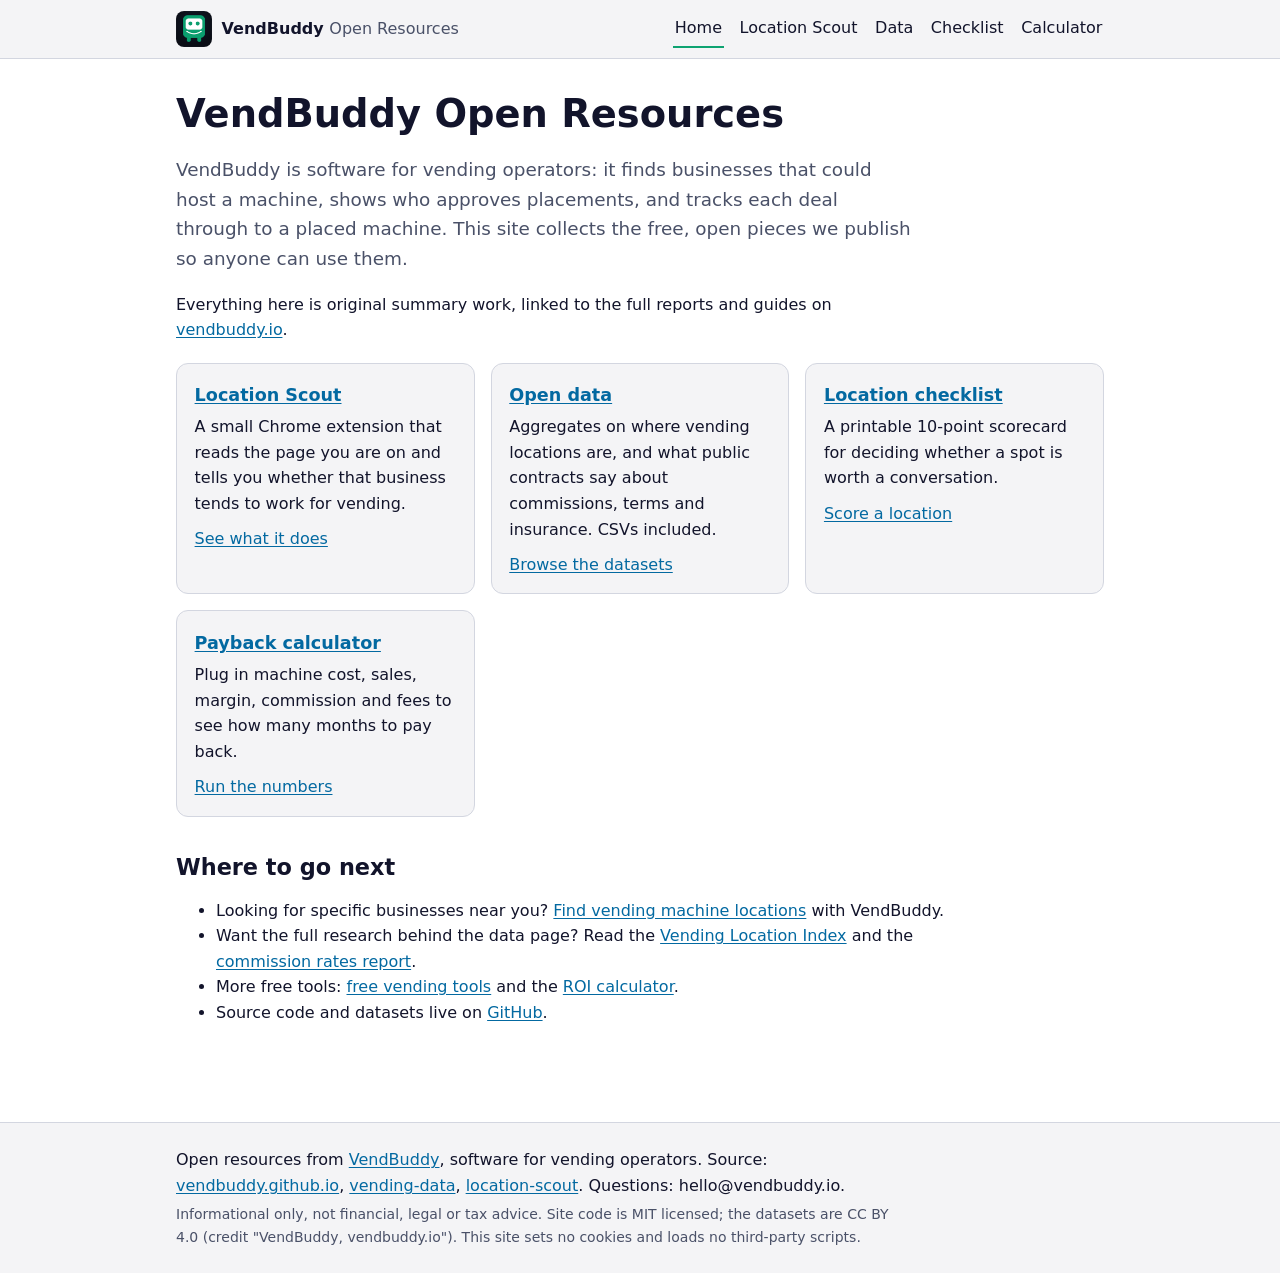
<file: index.html>
<!doctype html>
<html lang="en">
<head>
<meta charset="utf-8">
<meta name="viewport" content="width=device-width,initial-scale=1">
<title>VendBuddy Open Resources: Free Vending Data, Checklist and Calculator</title>
<meta name="description" content="Free vending resources from VendBuddy: a Chrome extension, open datasets on vending locations and contract commissions, a location scoring checklist and a payback calculator.">
<link rel="canonical" href="https://vendbuddy.github.io/">
<meta name="theme-color" content="#0ea371">
<meta property="og:type" content="website">
<meta property="og:site_name" content="VendBuddy Open Resources">
<meta property="og:title" content="VendBuddy Open Resources: Free Vending Data, Checklist and Calculator">
<meta property="og:description" content="Free vending resources from VendBuddy: a Chrome extension, open datasets on vending locations and contract commissions, a location scoring checklist and a payback calculator.">
<meta property="og:url" content="https://vendbuddy.github.io/">
<meta property="og:image" content="https://vendbuddy.github.io/assets/icon-512.png">
<meta name="twitter:card" content="summary">
<link rel="icon" type="image/png" sizes="32x32" href="/assets/icon-32.png">
<link rel="apple-touch-icon" href="/assets/icon-512.png">
<link rel="stylesheet" href="/style.css">
</head>
<body class="">
<a class="skip" href="#main">Skip to content</a>
<header class="site">
<div class="wrap bar">
<a class="brand" href="/"><img src="/assets/icon-128.png" width="36" height="36" alt="" decoding="async"><span>VendBuddy <b>Open Resources</b></span></a>
<nav aria-label="Main"><a href="/" aria-current="page">Home</a><a href="/location-scout/">Location Scout</a><a href="/data/">Data</a><a href="/checklist/">Checklist</a><a href="/calculator/">Calculator</a></nav>
</div>
</header>
<main id="main" class="wrap">
<h1>VendBuddy Open Resources</h1>
<p class="lede">VendBuddy is software for vending operators: it finds businesses that could host a machine, shows who approves placements, and tracks each deal through to a placed machine. This site collects the free, open pieces we publish so anyone can use them.</p>
<p>Everything here is original summary work, linked to the full reports and guides on <a href="https://vendbuddy.io/">vendbuddy.io</a>.</p>
<ul class="cards">
<li class="card"><h3><a href="/location-scout/">Location Scout</a></h3><p>A small Chrome extension that reads the page you are on and tells you whether that business tends to work for vending.</p><a href="/location-scout/">See what it does</a></li>
<li class="card"><h3><a href="/data/">Open data</a></h3><p>Aggregates on where vending locations are, and what public contracts say about commissions, terms and insurance. CSVs included.</p><a href="/data/">Browse the datasets</a></li>
<li class="card"><h3><a href="/checklist/">Location checklist</a></h3><p>A printable 10-point scorecard for deciding whether a spot is worth a conversation.</p><a href="/checklist/">Score a location</a></li>
<li class="card"><h3><a href="/calculator/">Payback calculator</a></h3><p>Plug in machine cost, sales, margin, commission and fees to see how many months to pay back.</p><a href="/calculator/">Run the numbers</a></li>
</ul>
<h2>Where to go next</h2>
<ul>
<li>Looking for specific businesses near you? <a href="https://vendbuddy.io/find-vending-machine-locations">Find vending machine locations</a> with VendBuddy.</li>
<li>Want the full research behind the data page? Read the <a href="https://vendbuddy.io/research/vending-location-index">Vending Location Index</a> and the <a href="https://vendbuddy.io/research/vending-commission-rates">commission rates report</a>.</li>
<li>More free tools: <a href="https://vendbuddy.io/free-vending-tools">free vending tools</a> and the <a href="https://vendbuddy.io/tools/vending-roi-calculator">ROI calculator</a>.</li>
<li>Source code and datasets live on <a href="https://github.com/vendbuddy">GitHub</a>.</li>
</ul>

</main>
<footer class="site">
<div class="wrap">
<p>Open resources from <a href="https://vendbuddy.io/">VendBuddy</a>, software for vending operators. Source: <a href="https://github.com/vendbuddy/vendbuddy.github.io">vendbuddy.github.io</a>, <a href="https://github.com/vendbuddy/vending-data">vending-data</a>, <a href="https://github.com/vendbuddy/location-scout">location-scout</a>. Questions: hello@vendbuddy.io.</p>
<p class="small">Informational only, not financial, legal or tax advice. Site code is MIT licensed; the datasets are CC BY 4.0 (credit &quot;VendBuddy, vendbuddy.io&quot;). This site sets no cookies and loads no third-party scripts.</p>
</div>
</footer>
</body>
</html>
</file>
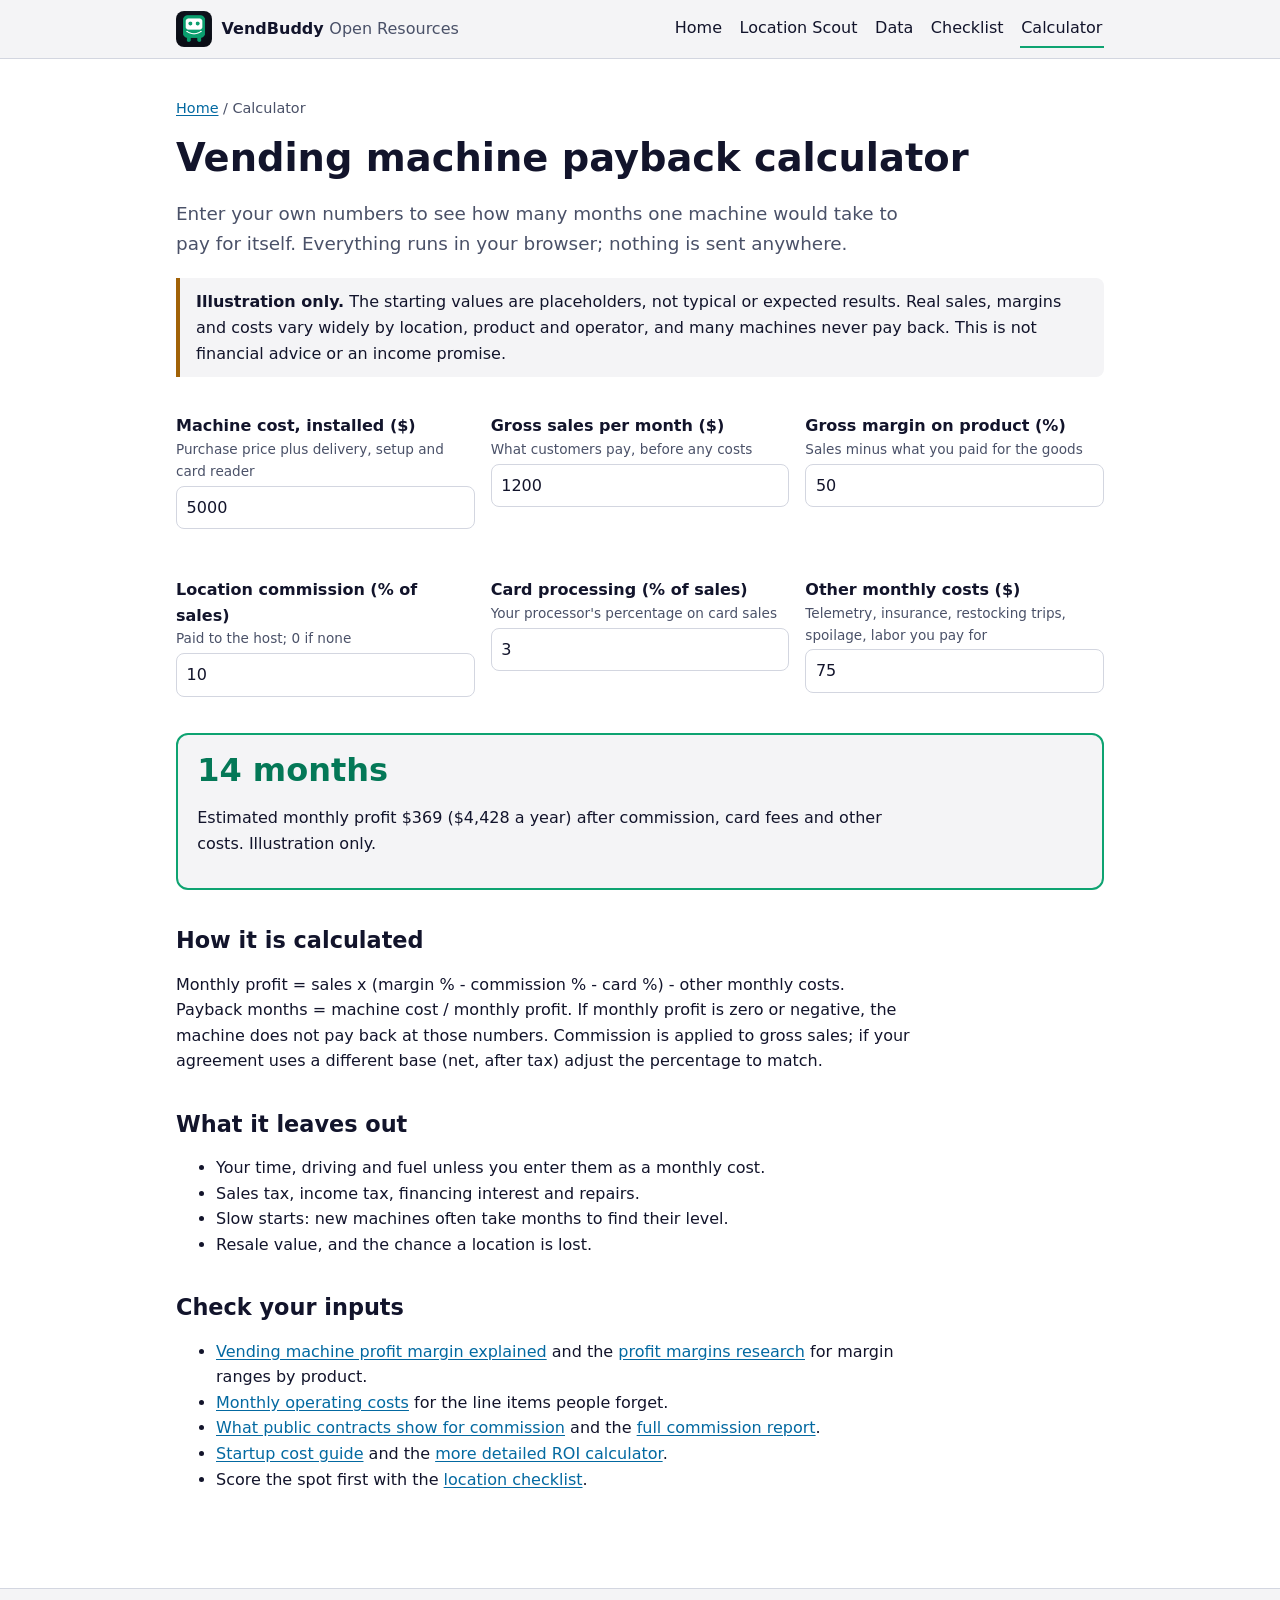
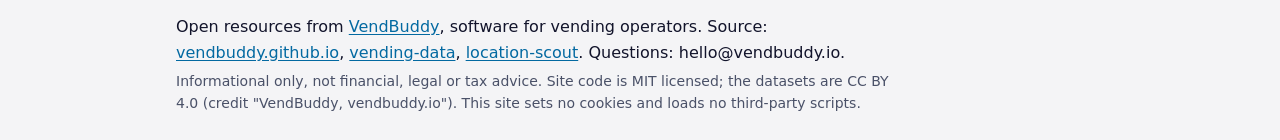
<file: calculator/index.html>
<!doctype html>
<html lang="en">
<head>
<meta charset="utf-8">
<meta name="viewport" content="width=device-width,initial-scale=1">
<title>Vending Machine Payback Calculator</title>
<meta name="description" content="A simple client-side calculator: enter machine cost, monthly sales, margin, commission and fees to see how many months a vending machine takes to pay back.">
<link rel="canonical" href="https://vendbuddy.github.io/calculator/">
<meta name="theme-color" content="#0ea371">
<meta property="og:type" content="website">
<meta property="og:site_name" content="VendBuddy Open Resources">
<meta property="og:title" content="Vending Machine Payback Calculator">
<meta property="og:description" content="A simple client-side calculator: enter machine cost, monthly sales, margin, commission and fees to see how many months a vending machine takes to pay back.">
<meta property="og:url" content="https://vendbuddy.github.io/calculator/">
<meta property="og:image" content="https://vendbuddy.github.io/assets/icon-512.png">
<meta name="twitter:card" content="summary">
<link rel="icon" type="image/png" sizes="32x32" href="/assets/icon-32.png">
<link rel="apple-touch-icon" href="/assets/icon-512.png">
<link rel="stylesheet" href="/style.css">
</head>
<body class="">
<a class="skip" href="#main">Skip to content</a>
<header class="site">
<div class="wrap bar">
<a class="brand" href="/"><img src="/assets/icon-128.png" width="36" height="36" alt="" decoding="async"><span>VendBuddy <b>Open Resources</b></span></a>
<nav aria-label="Main"><a href="/">Home</a><a href="/location-scout/">Location Scout</a><a href="/data/">Data</a><a href="/checklist/">Checklist</a><a href="/calculator/" aria-current="page">Calculator</a></nav>
</div>
</header>
<main id="main" class="wrap">
<p class="crumbs"><a href="/">Home</a> / Calculator</p>
<h1>Vending machine payback calculator</h1>
<p class="lede">Enter your own numbers to see how many months one machine would take to pay for itself. Everything runs in your browser; nothing is sent anywhere.</p>
<div class="note"><strong>Illustration only.</strong> The starting values are placeholders, not typical or expected results. Real sales, margins and costs vary widely by location, product and operator, and many machines never pay back. This is not financial advice or an income promise.</div>
<form id="calc" onsubmit="return false">
<div class="grid2">
<p><label class="f" for="cost">Machine cost, installed ($)<span class="hint">Purchase price plus delivery, setup and card reader</span></label><input id="cost" type="number" min="0" step="any" value="5000" inputmode="decimal"></p>
<p><label class="f" for="sales">Gross sales per month ($)<span class="hint">What customers pay, before any costs</span></label><input id="sales" type="number" min="0" step="any" value="1200" inputmode="decimal"></p>
<p><label class="f" for="margin">Gross margin on product (%)<span class="hint">Sales minus what you paid for the goods</span></label><input id="margin" type="number" min="0" max="100" step="any" value="50" inputmode="decimal"></p>
<p><label class="f" for="comm">Location commission (% of sales)<span class="hint">Paid to the host; 0 if none</span></label><input id="comm" type="number" min="0" max="100" step="any" value="10" inputmode="decimal"></p>
<p><label class="f" for="fee">Card processing (% of sales)<span class="hint">Your processor's percentage on card sales</span></label><input id="fee" type="number" min="0" max="100" step="any" value="3" inputmode="decimal"></p>
<p><label class="f" for="fixed">Other monthly costs ($)<span class="hint">Telemetry, insurance, restocking trips, spoilage, labor you pay for</span></label><input id="fixed" type="number" min="0" step="any" value="75" inputmode="decimal"></p>
</div>
</form>
<div class="result" role="status" aria-live="polite">
<div class="big" id="payback">-</div>
<p id="detail"></p>
</div>
<h2>How it is calculated</h2>
<p>Monthly profit = sales x (margin % - commission % - card %) - other monthly costs. Payback months = machine cost / monthly profit. If monthly profit is zero or negative, the machine does not pay back at those numbers. Commission is applied to gross sales; if your agreement uses a different base (net, after tax) adjust the percentage to match.</p>
<h2>What it leaves out</h2>
<ul><li>Your time, driving and fuel unless you enter them as a monthly cost.</li><li>Sales tax, income tax, financing interest and repairs.</li><li>Slow starts: new machines often take months to find their level.</li><li>Resale value, and the chance a location is lost.</li></ul>
<h2>Check your inputs</h2>
<ul>
<li><a href="https://vendbuddy.io/blog/vending-machine-profit-margin-explained">Vending machine profit margin explained</a> and the <a href="https://vendbuddy.io/research/vending-machine-profit-margins">profit margins research</a> for margin ranges by product.</li>
<li><a href="https://vendbuddy.io/blog/vending-machine-monthly-operating-costs">Monthly operating costs</a> for the line items people forget.</li>
<li><a href="/data/#commission-rates">What public contracts show for commission</a> and the <a href="https://vendbuddy.io/research/vending-commission-rates">full commission report</a>.</li>
<li><a href="https://vendbuddy.io/blog/how-much-does-it-cost-to-start-a-vending-machine-business">Startup cost guide</a> and the <a href="https://vendbuddy.io/tools/vending-roi-calculator">more detailed ROI calculator</a>.</li>
<li>Score the spot first with the <a href="/checklist/">location checklist</a>.</li>
</ul>
<script>
(function(){
function n(id){var v=parseFloat(document.getElementById(id).value);return isFinite(v)&&v>=0?v:0;}
var money=function(x){return '$'+x.toLocaleString('en-US',{maximumFractionDigits:0});};
function run(){
var cost=n('cost'),sales=n('sales'),m=n('margin'),c=n('comm'),fee=n('fee'),fixed=n('fixed');
var net=sales*(m-c-fee)/100-fixed;
var big=document.getElementById('payback'),d=document.getElementById('detail');
if(cost<=0){big.textContent='Enter a machine cost';d.textContent='';return;}
if(net<=0){big.textContent='Does not pay back';d.textContent='At these numbers monthly profit is '+money(net)+'. Raise sales or margin, or cut commission and costs.';return;}
var mo=cost/net;
big.textContent=(mo<10?mo.toFixed(1):Math.round(mo))+' months';
d.textContent='Estimated monthly profit '+money(net)+' ('+money(net*12)+' a year) after commission, card fees and other costs. Illustration only.';
}
document.getElementById('calc').addEventListener('input',run);
run();
})();
</script>

</main>
<footer class="site">
<div class="wrap">
<p>Open resources from <a href="https://vendbuddy.io/">VendBuddy</a>, software for vending operators. Source: <a href="https://github.com/vendbuddy/vendbuddy.github.io">vendbuddy.github.io</a>, <a href="https://github.com/vendbuddy/vending-data">vending-data</a>, <a href="https://github.com/vendbuddy/location-scout">location-scout</a>. Questions: hello@vendbuddy.io.</p>
<p class="small">Informational only, not financial, legal or tax advice. Site code is MIT licensed; the datasets are CC BY 4.0 (credit &quot;VendBuddy, vendbuddy.io&quot;). This site sets no cookies and loads no third-party scripts.</p>
</div>
</footer>
</body>
</html>
</file>
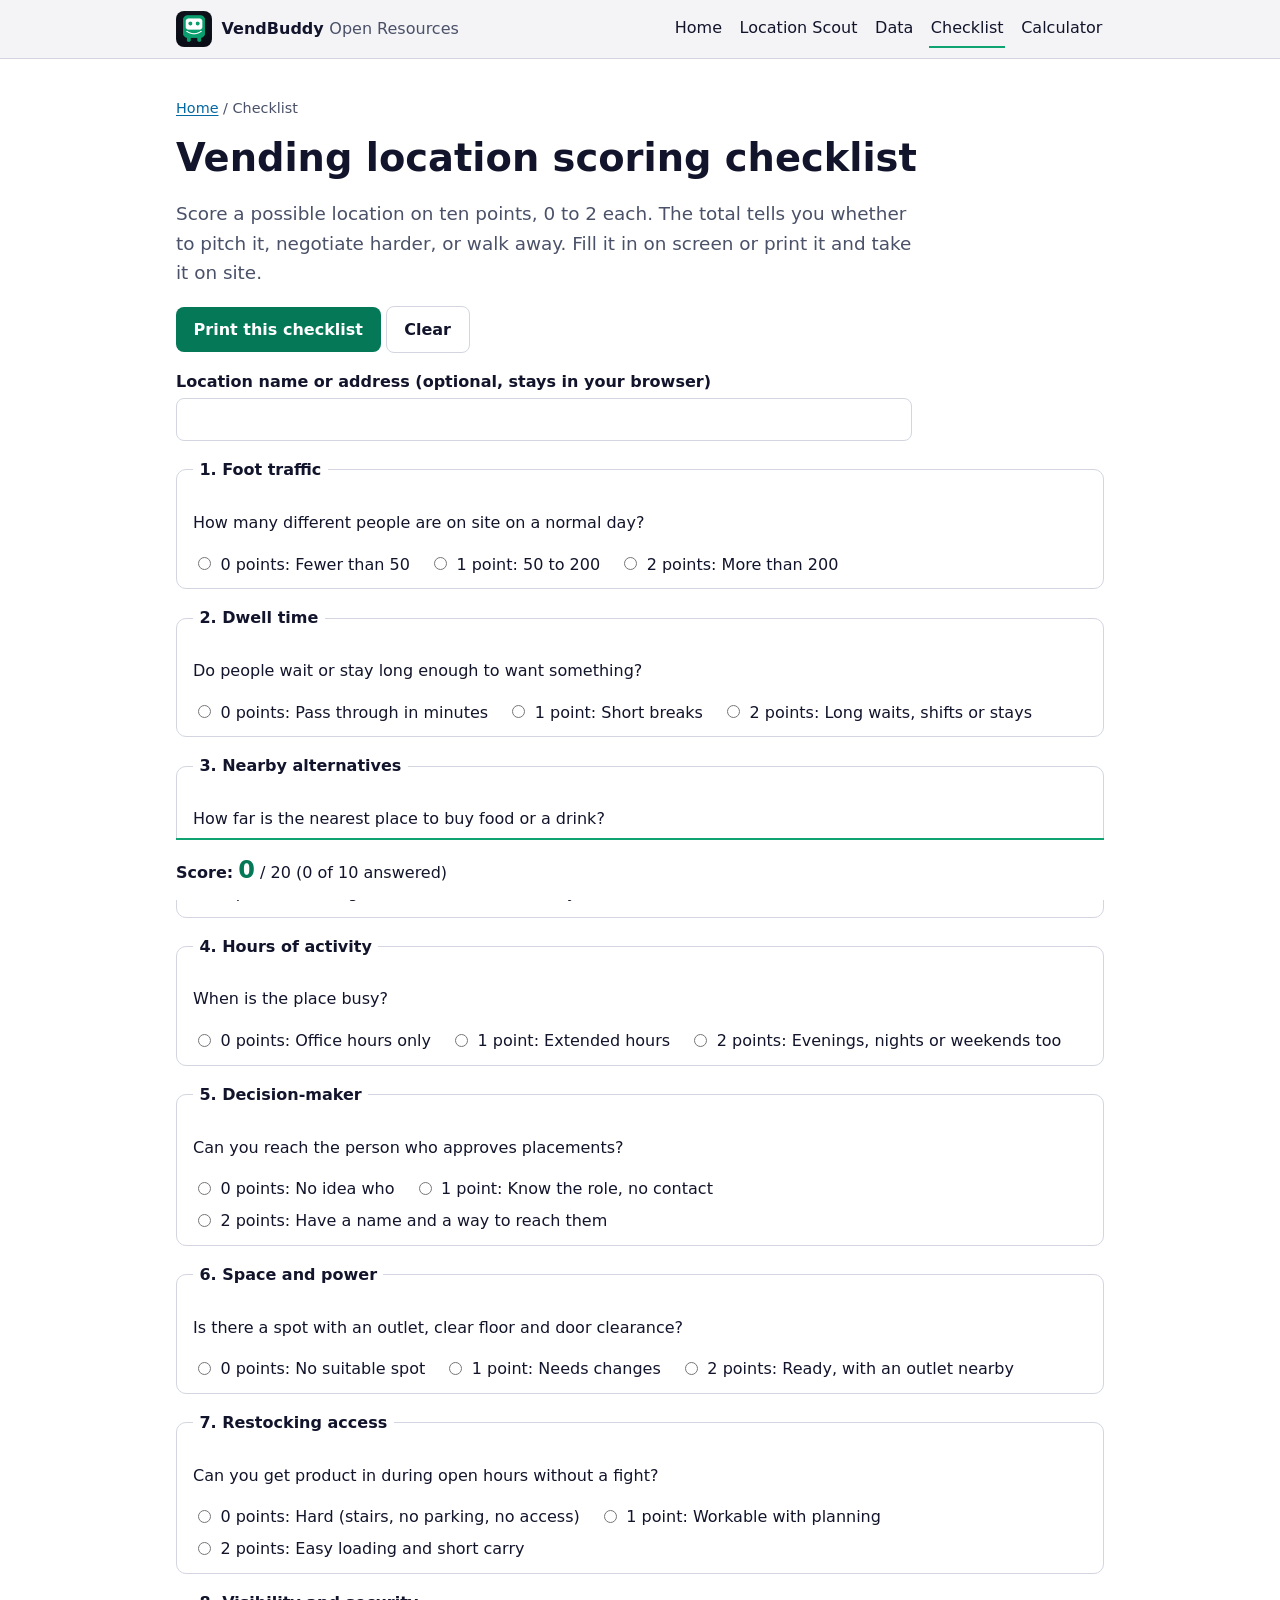
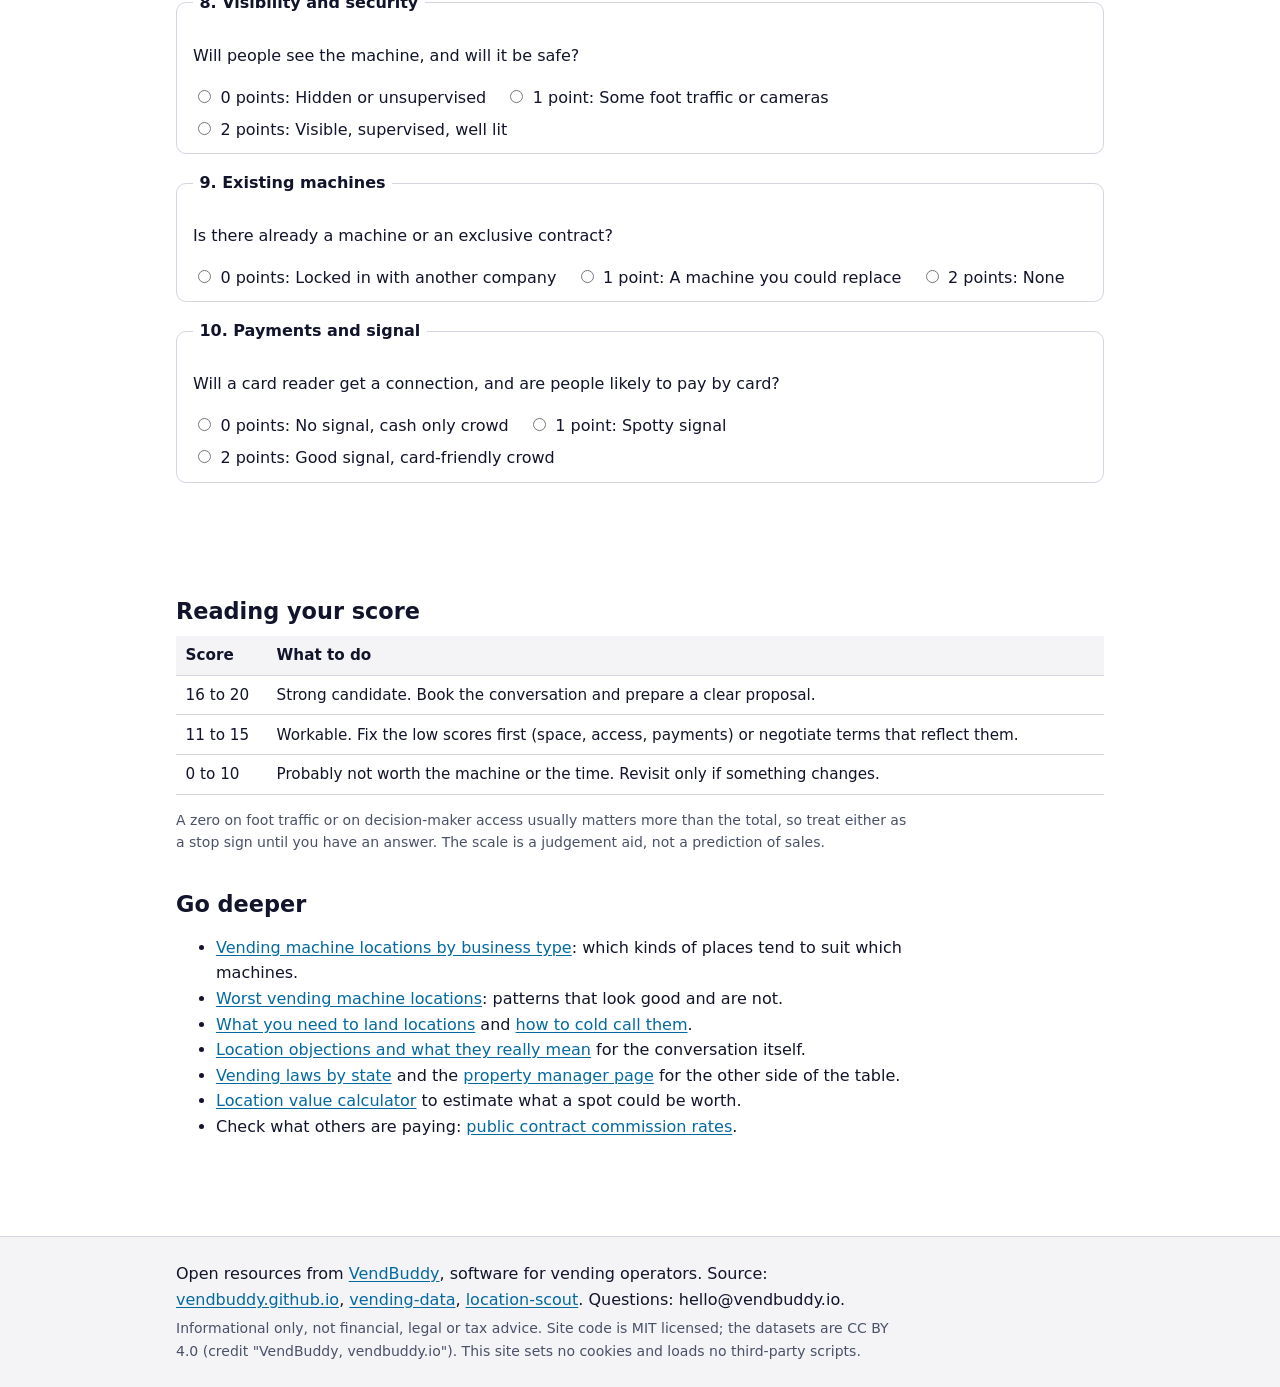
<file: checklist/index.html>
<!doctype html>
<html lang="en">
<head>
<meta charset="utf-8">
<meta name="viewport" content="width=device-width,initial-scale=1">
<title>Vending Location Scoring Checklist (Printable)</title>
<meta name="description" content="A 10-point, 20-point-scale checklist for deciding whether a business is a good vending machine location before you pitch it. Works on screen or printed.">
<link rel="canonical" href="https://vendbuddy.github.io/checklist/">
<meta name="theme-color" content="#0ea371">
<meta property="og:type" content="website">
<meta property="og:site_name" content="VendBuddy Open Resources">
<meta property="og:title" content="Vending Location Scoring Checklist (Printable)">
<meta property="og:description" content="A 10-point, 20-point-scale checklist for deciding whether a business is a good vending machine location before you pitch it. Works on screen or printed.">
<meta property="og:url" content="https://vendbuddy.github.io/checklist/">
<meta property="og:image" content="https://vendbuddy.github.io/assets/icon-512.png">
<meta name="twitter:card" content="summary">
<link rel="icon" type="image/png" sizes="32x32" href="/assets/icon-32.png">
<link rel="apple-touch-icon" href="/assets/icon-512.png">
<link rel="stylesheet" href="/style.css">
</head>
<body class="">
<a class="skip" href="#main">Skip to content</a>
<header class="site">
<div class="wrap bar">
<a class="brand" href="/"><img src="/assets/icon-128.png" width="36" height="36" alt="" decoding="async"><span>VendBuddy <b>Open Resources</b></span></a>
<nav aria-label="Main"><a href="/">Home</a><a href="/location-scout/">Location Scout</a><a href="/data/">Data</a><a href="/checklist/" aria-current="page">Checklist</a><a href="/calculator/">Calculator</a></nav>
</div>
</header>
<main id="main" class="wrap">
<p class="crumbs"><a href="/">Home</a> / Checklist</p>
<h1>Vending location scoring checklist</h1>
<p class="lede">Score a possible location on ten points, 0 to 2 each. The total tells you whether to pitch it, negotiate harder, or walk away. Fill it in on screen or print it and take it on site.</p>
<p class="noprint"><button class="btn" type="button" id="print">Print this checklist</button> <button class="btn ghost" type="button" id="reset">Clear</button></p>
<p class="print-url">vendbuddy.github.io/checklist/ (VendBuddy Open Resources)</p>
<form id="chk" onsubmit="return false">
<p><label class="f" for="site">Location name or address (optional, stays in your browser)</label><input id="site" type="text" style="width:100%;font:inherit;padding:.5rem;border:1px solid var(--line);border-radius:8px;background:var(--bg);color:var(--tx)"></p>
<fieldset><legend>1. Foot traffic</legend><p>How many different people are on site on a normal day?</p><div class="opts"><label><input type="radio" name="q0" value="0" data-score> <span>0 points: Fewer than 50</span></label><label><input type="radio" name="q0" value="1" data-score> <span>1 point: 50 to 200</span></label><label><input type="radio" name="q0" value="2" data-score> <span>2 points: More than 200</span></label></div></fieldset>
<fieldset><legend>2. Dwell time</legend><p>Do people wait or stay long enough to want something?</p><div class="opts"><label><input type="radio" name="q1" value="0" data-score> <span>0 points: Pass through in minutes</span></label><label><input type="radio" name="q1" value="1" data-score> <span>1 point: Short breaks</span></label><label><input type="radio" name="q1" value="2" data-score> <span>2 points: Long waits, shifts or stays</span></label></div></fieldset>
<fieldset><legend>3. Nearby alternatives</legend><p>How far is the nearest place to buy food or a drink?</p><div class="opts"><label><input type="radio" name="q2" value="0" data-score> <span>0 points: Right next door</span></label><label><input type="radio" name="q2" value="1" data-score> <span>1 point: A short walk</span></label><label><input type="radio" name="q2" value="2" data-score> <span>2 points: Nothing close, or closed when they need it</span></label></div></fieldset>
<fieldset><legend>4. Hours of activity</legend><p>When is the place busy?</p><div class="opts"><label><input type="radio" name="q3" value="0" data-score> <span>0 points: Office hours only</span></label><label><input type="radio" name="q3" value="1" data-score> <span>1 point: Extended hours</span></label><label><input type="radio" name="q3" value="2" data-score> <span>2 points: Evenings, nights or weekends too</span></label></div></fieldset>
<fieldset><legend>5. Decision-maker</legend><p>Can you reach the person who approves placements?</p><div class="opts"><label><input type="radio" name="q4" value="0" data-score> <span>0 points: No idea who</span></label><label><input type="radio" name="q4" value="1" data-score> <span>1 point: Know the role, no contact</span></label><label><input type="radio" name="q4" value="2" data-score> <span>2 points: Have a name and a way to reach them</span></label></div></fieldset>
<fieldset><legend>6. Space and power</legend><p>Is there a spot with an outlet, clear floor and door clearance?</p><div class="opts"><label><input type="radio" name="q5" value="0" data-score> <span>0 points: No suitable spot</span></label><label><input type="radio" name="q5" value="1" data-score> <span>1 point: Needs changes</span></label><label><input type="radio" name="q5" value="2" data-score> <span>2 points: Ready, with an outlet nearby</span></label></div></fieldset>
<fieldset><legend>7. Restocking access</legend><p>Can you get product in during open hours without a fight?</p><div class="opts"><label><input type="radio" name="q6" value="0" data-score> <span>0 points: Hard (stairs, no parking, no access)</span></label><label><input type="radio" name="q6" value="1" data-score> <span>1 point: Workable with planning</span></label><label><input type="radio" name="q6" value="2" data-score> <span>2 points: Easy loading and short carry</span></label></div></fieldset>
<fieldset><legend>8. Visibility and security</legend><p>Will people see the machine, and will it be safe?</p><div class="opts"><label><input type="radio" name="q7" value="0" data-score> <span>0 points: Hidden or unsupervised</span></label><label><input type="radio" name="q7" value="1" data-score> <span>1 point: Some foot traffic or cameras</span></label><label><input type="radio" name="q7" value="2" data-score> <span>2 points: Visible, supervised, well lit</span></label></div></fieldset>
<fieldset><legend>9. Existing machines</legend><p>Is there already a machine or an exclusive contract?</p><div class="opts"><label><input type="radio" name="q8" value="0" data-score> <span>0 points: Locked in with another company</span></label><label><input type="radio" name="q8" value="1" data-score> <span>1 point: A machine you could replace</span></label><label><input type="radio" name="q8" value="2" data-score> <span>2 points: None</span></label></div></fieldset>
<fieldset><legend>10. Payments and signal</legend><p>Will a card reader get a connection, and are people likely to pay by card?</p><div class="opts"><label><input type="radio" name="q9" value="0" data-score> <span>0 points: No signal, cash only crowd</span></label><label><input type="radio" name="q9" value="1" data-score> <span>1 point: Spotty signal</span></label><label><input type="radio" name="q9" value="2" data-score> <span>2 points: Good signal, card-friendly crowd</span></label></div></fieldset>
<div class="score" role="status" aria-live="polite"><strong>Score:</strong> <output id="total">0</output> / 20 <span id="verdict"></span></div>
</form>
<h2>Reading your score</h2>
<table><thead><tr><th>Score</th><th>What to do</th></tr></thead><tbody>
<tr><td>16 to 20</td><td>Strong candidate. Book the conversation and prepare a clear proposal.</td></tr>
<tr><td>11 to 15</td><td>Workable. Fix the low scores first (space, access, payments) or negotiate terms that reflect them.</td></tr>
<tr><td>0 to 10</td><td>Probably not worth the machine or the time. Revisit only if something changes.</td></tr>
</tbody></table>
<p class="small">A zero on foot traffic or on decision-maker access usually matters more than the total, so treat either as a stop sign until you have an answer. The scale is a judgement aid, not a prediction of sales.</p>
<h2>Go deeper</h2>
<ul>
<li><a href="https://vendbuddy.io/blog/vending-machine-locations-by-business-type">Vending machine locations by business type</a>: which kinds of places tend to suit which machines.</li>
<li><a href="https://vendbuddy.io/blog/worst-vending-machine-locations">Worst vending machine locations</a>: patterns that look good and are not.</li>
<li><a href="https://vendbuddy.io/blog/essentials-to-land-vending-locations-2026">What you need to land locations</a> and <a href="https://vendbuddy.io/blog/how-to-cold-call-vending-machine-locations">how to cold call them</a>.</li>
<li><a href="https://vendbuddy.io/blog/vending-location-objections-what-they-mean">Location objections and what they really mean</a> for the conversation itself.</li>
<li><a href="https://vendbuddy.io/vending-laws">Vending laws by state</a> and the <a href="https://vendbuddy.io/property-managers">property manager page</a> for the other side of the table.</li>
<li><a href="https://vendbuddy.io/tools/location-value-calculator">Location value calculator</a> to estimate what a spot could be worth.</li>
<li>Check what others are paying: <a href="/data/#commission-rates">public contract commission rates</a>.</li>
</ul>
<script>
(function(){
var f=document.getElementById('chk'),out=document.getElementById('total'),v=document.getElementById('verdict'),site=document.getElementById('site');
function calc(){var t=0,n=0;f.querySelectorAll('input[data-score]:checked').forEach(function(i){t+=+i.value;n++;});out.textContent=t;
v.textContent=n<10?'('+n+' of 10 answered)':(t>=16?'Strong candidate':t>=11?'Workable, fix the weak points':'Probably pass');}
f.addEventListener('change',calc);
document.getElementById('print').addEventListener('click',function(){window.print();});
document.getElementById('reset').addEventListener('click',function(){f.reset();calc();});
calc();
})();
</script>

</main>
<footer class="site">
<div class="wrap">
<p>Open resources from <a href="https://vendbuddy.io/">VendBuddy</a>, software for vending operators. Source: <a href="https://github.com/vendbuddy/vendbuddy.github.io">vendbuddy.github.io</a>, <a href="https://github.com/vendbuddy/vending-data">vending-data</a>, <a href="https://github.com/vendbuddy/location-scout">location-scout</a>. Questions: hello@vendbuddy.io.</p>
<p class="small">Informational only, not financial, legal or tax advice. Site code is MIT licensed; the datasets are CC BY 4.0 (credit &quot;VendBuddy, vendbuddy.io&quot;). This site sets no cookies and loads no third-party scripts.</p>
</div>
</footer>
</body>
</html>
</file>
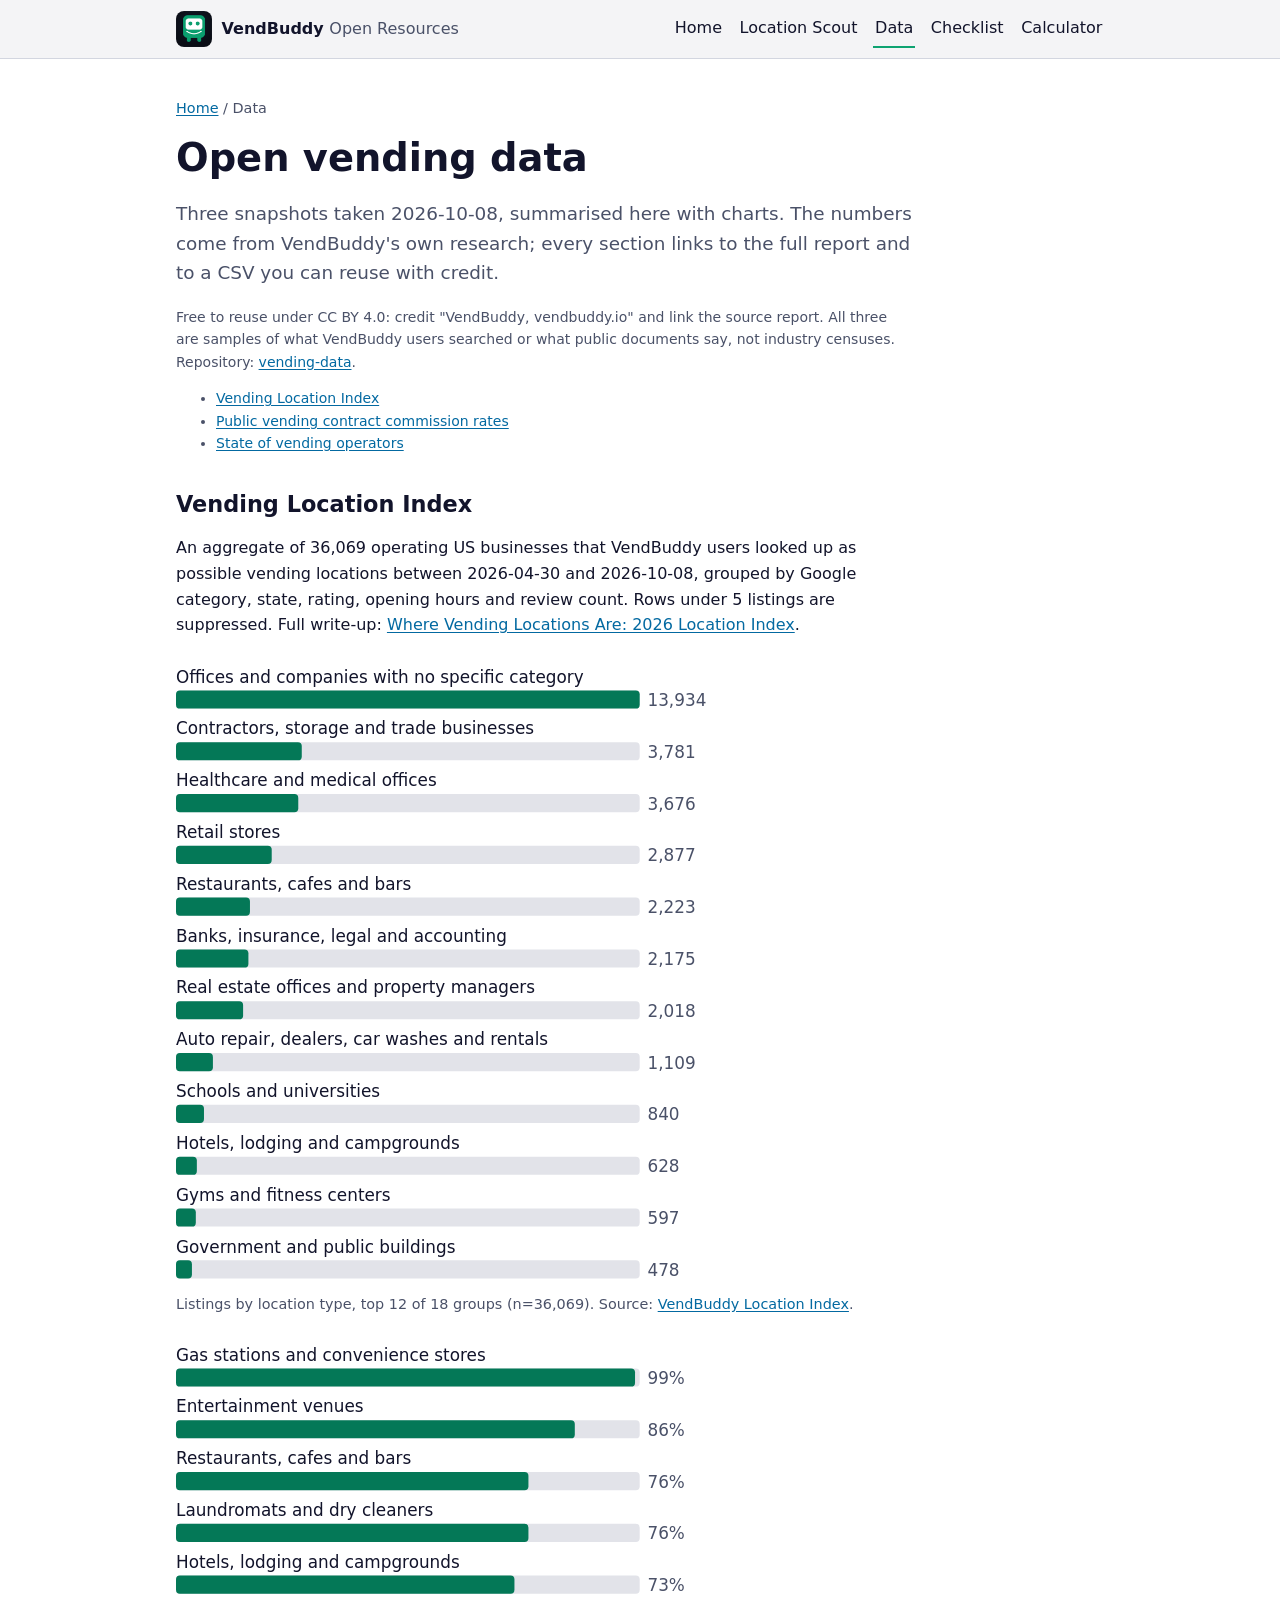
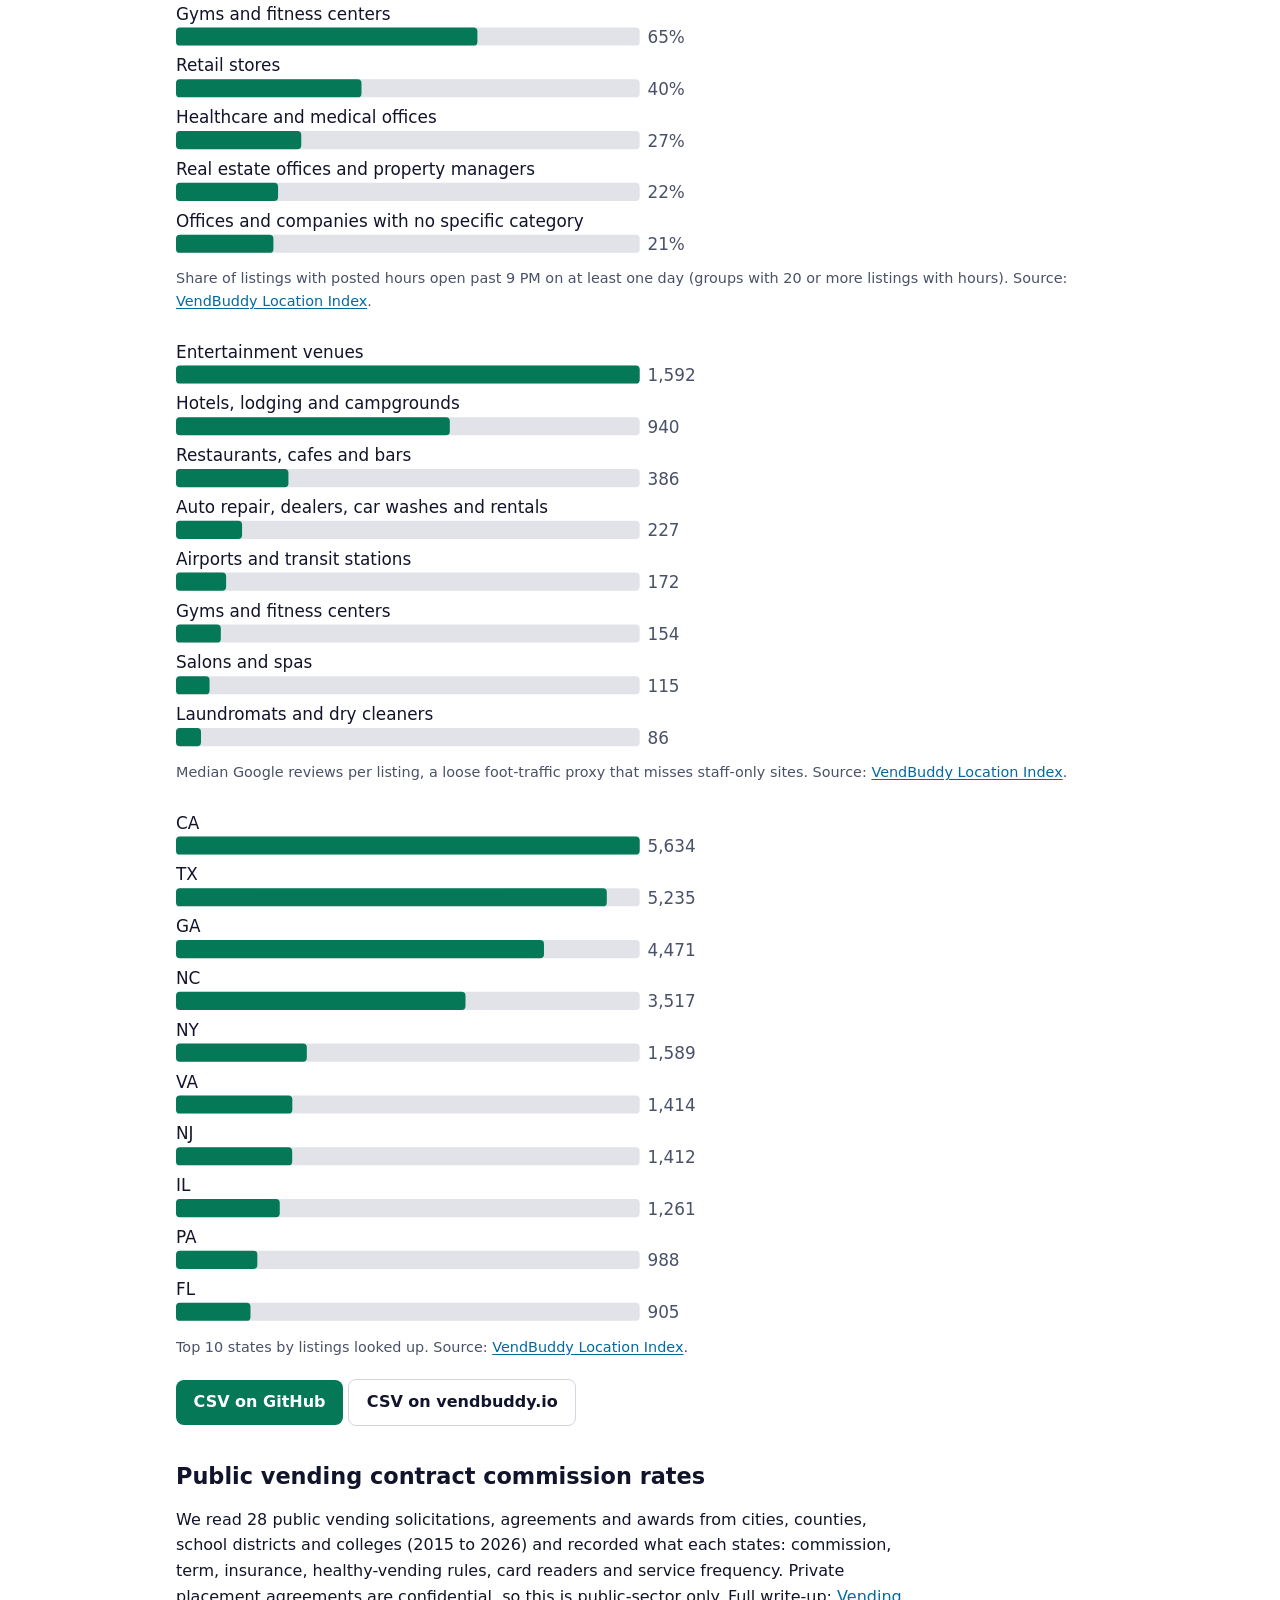
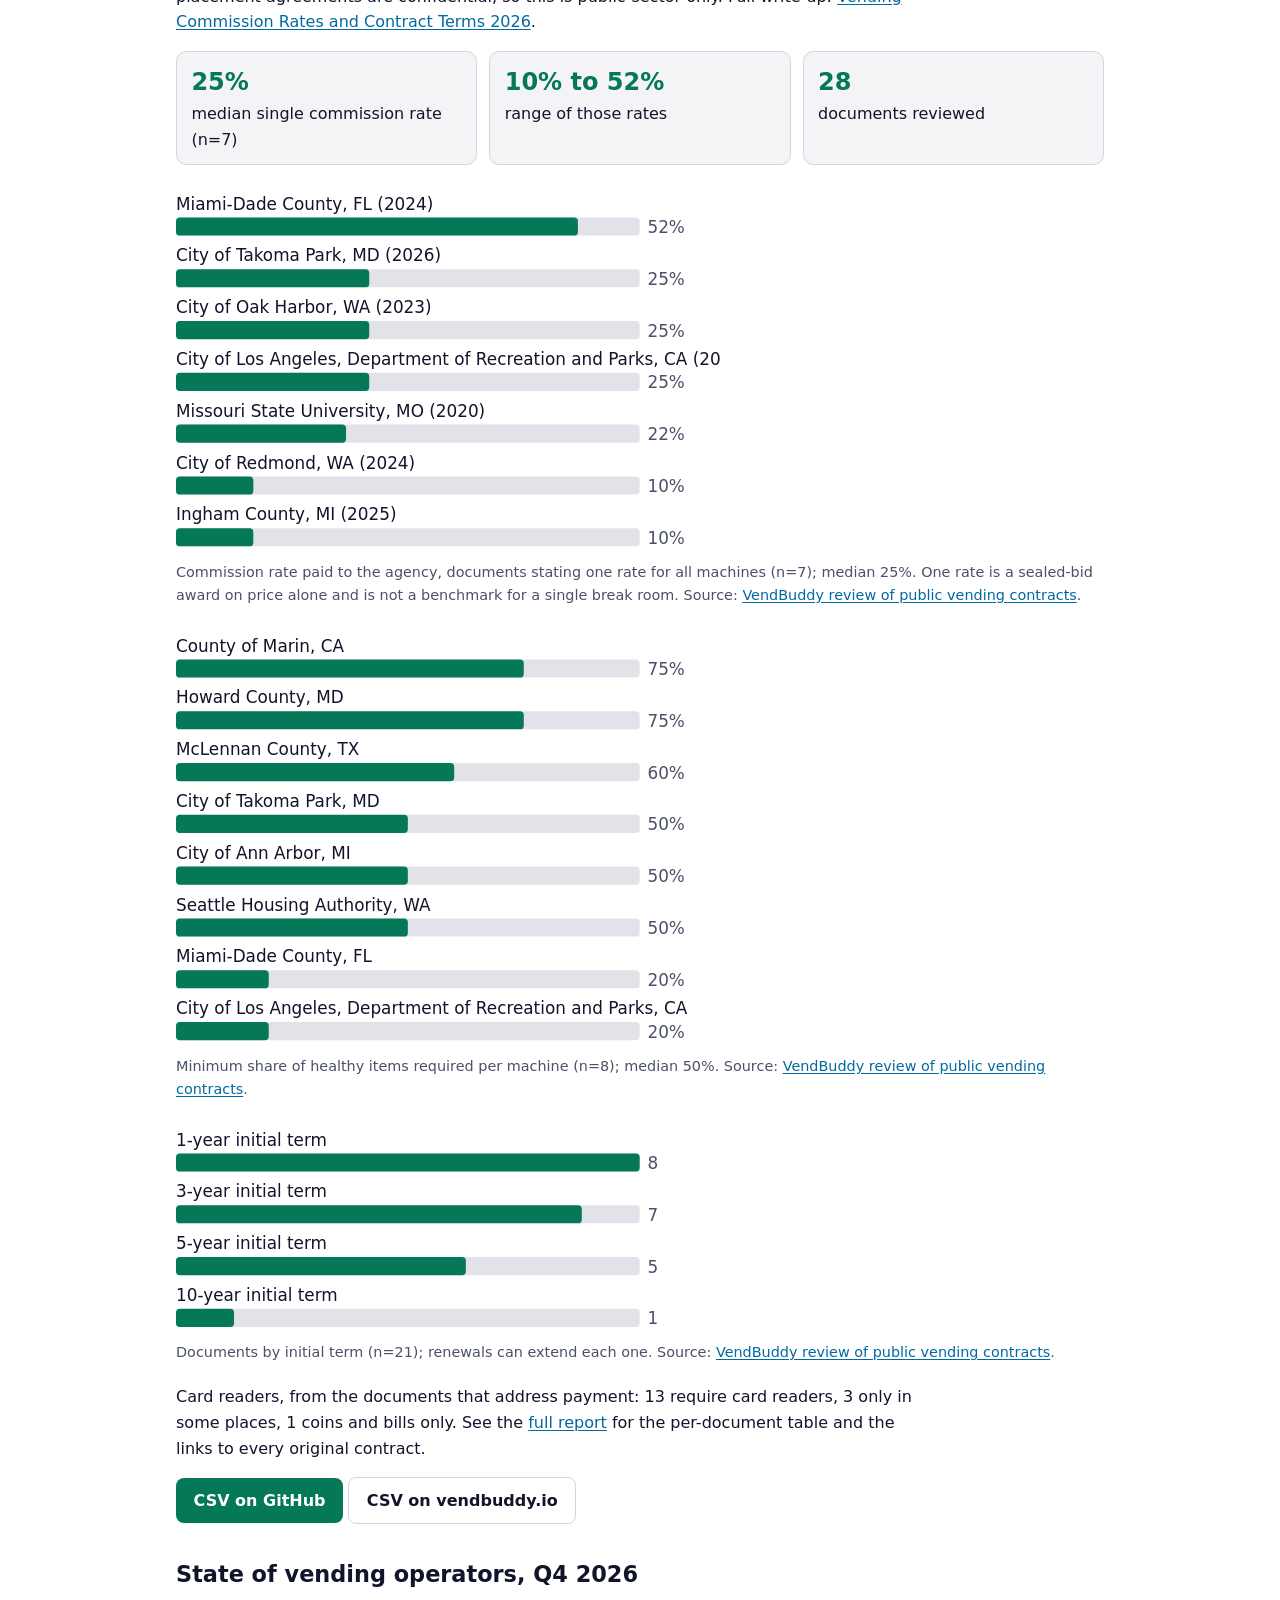
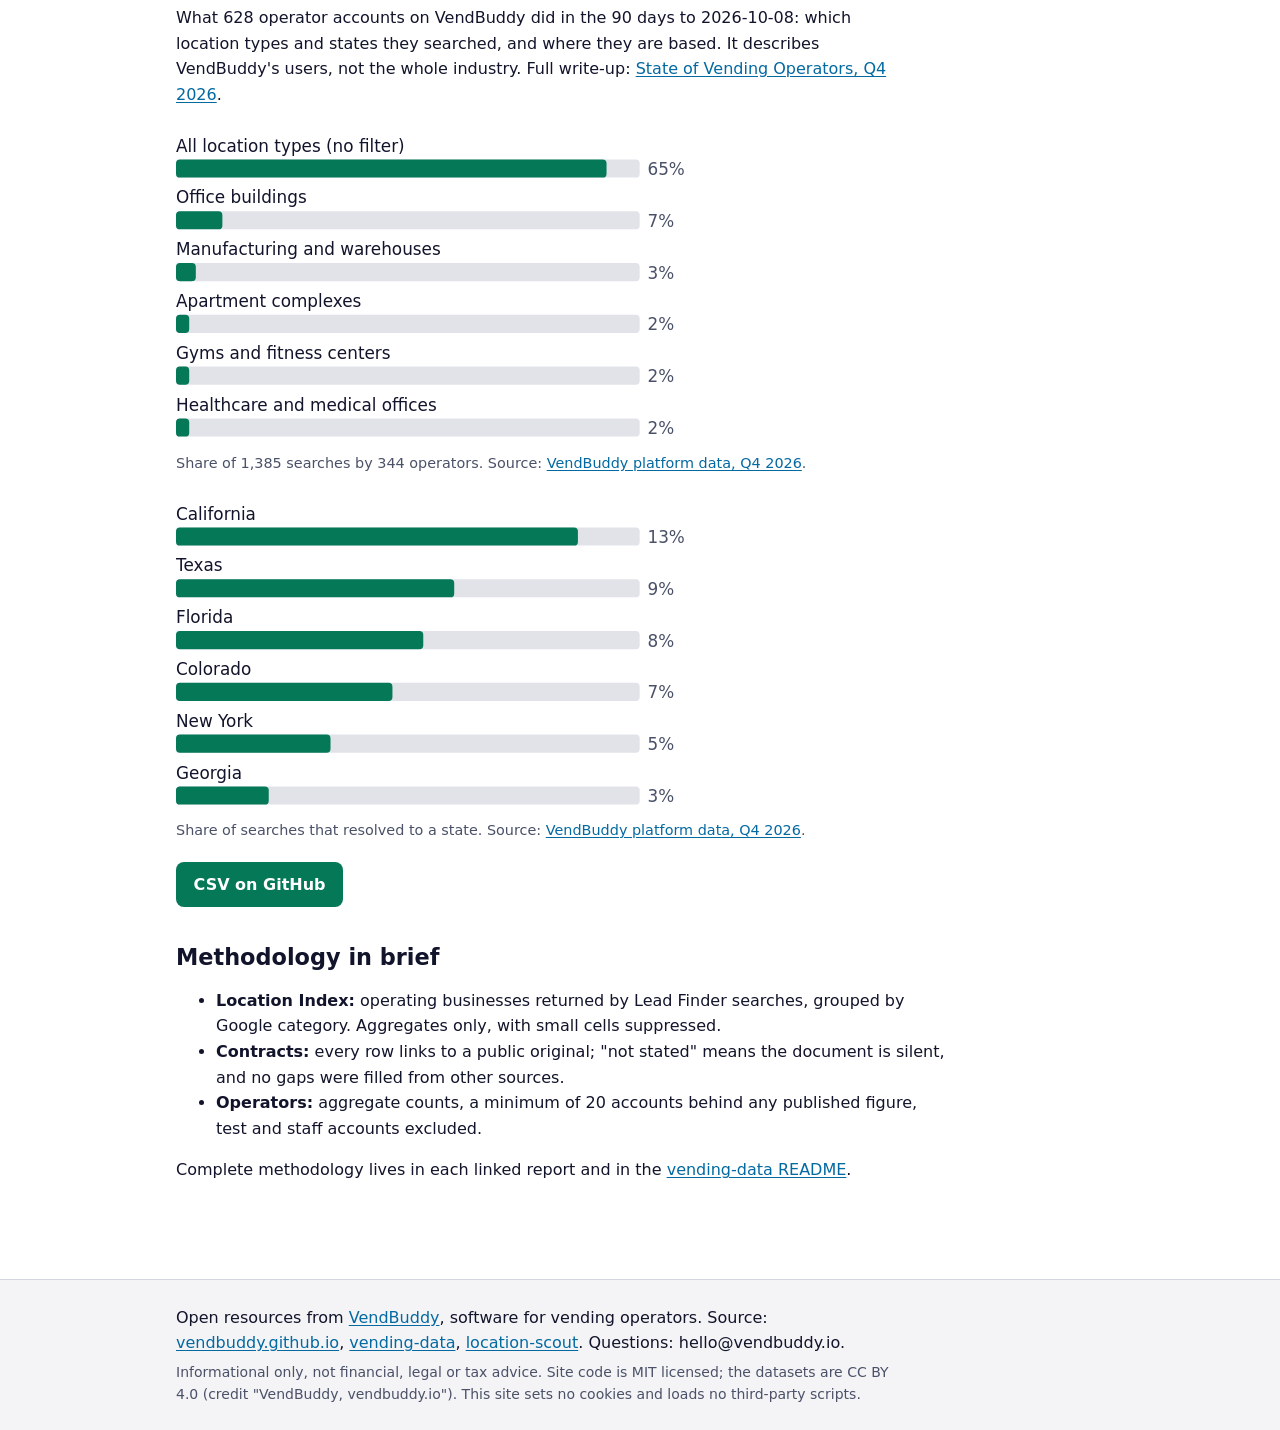
<file: data/index.html>
<!doctype html>
<html lang="en">
<head>
<meta charset="utf-8">
<meta name="viewport" content="width=device-width,initial-scale=1">
<title>Open Vending Datasets: Location Index and Contract Commission Rates</title>
<meta name="description" content="Open aggregates on where vending locations are, what public vending contracts pay in commission, and how vending operators search. Charts and CSV downloads.">
<link rel="canonical" href="https://vendbuddy.github.io/data/">
<meta name="theme-color" content="#0ea371">
<meta property="og:type" content="website">
<meta property="og:site_name" content="VendBuddy Open Resources">
<meta property="og:title" content="Open Vending Datasets: Location Index and Contract Commission Rates">
<meta property="og:description" content="Open aggregates on where vending locations are, what public vending contracts pay in commission, and how vending operators search. Charts and CSV downloads.">
<meta property="og:url" content="https://vendbuddy.github.io/data/">
<meta property="og:image" content="https://vendbuddy.github.io/assets/icon-512.png">
<meta name="twitter:card" content="summary">
<link rel="icon" type="image/png" sizes="32x32" href="/assets/icon-32.png">
<link rel="apple-touch-icon" href="/assets/icon-512.png">
<link rel="stylesheet" href="/style.css">
<script type="application/ld+json">{"@context":"https://schema.org","@type":"Dataset","name":"VendBuddy open vending datasets","description":"Aggregates on vending location types and public vending contract terms.","url":"https://vendbuddy.github.io/data/","license":"https://creativecommons.org/licenses/by/4.0/","creator":{"@type":"Organization","name":"VendBuddy","url":"https://vendbuddy.io/"},"isBasedOn":["https://vendbuddy.io/research/vending-location-index","https://vendbuddy.io/research/vending-commission-rates","https://vendbuddy.io/research/state-of-vending-operators"],"dateModified":"2026-10-08"}</script>
</head>
<body class="">
<a class="skip" href="#main">Skip to content</a>
<header class="site">
<div class="wrap bar">
<a class="brand" href="/"><img src="/assets/icon-128.png" width="36" height="36" alt="" decoding="async"><span>VendBuddy <b>Open Resources</b></span></a>
<nav aria-label="Main"><a href="/">Home</a><a href="/location-scout/">Location Scout</a><a href="/data/" aria-current="page">Data</a><a href="/checklist/">Checklist</a><a href="/calculator/">Calculator</a></nav>
</div>
</header>
<main id="main" class="wrap">
<p class="crumbs"><a href="/">Home</a> / Data</p>
<h1>Open vending data</h1>
<p class="lede">Three snapshots taken 2026-10-08, summarised here with charts. The numbers come from VendBuddy's own research; every section links to the full report and to a CSV you can reuse with credit.</p>
<p class="small">Free to reuse under CC BY 4.0: credit &quot;VendBuddy, vendbuddy.io&quot; and link the source report. All three are samples of what VendBuddy users searched or what public documents say, not industry censuses. Repository: <a href="https://github.com/vendbuddy/vending-data">vending-data</a>.</p>
<ul class="small"><li><a href="#location-index">Vending Location Index</a></li><li><a href="#commission-rates">Public vending contract commission rates</a></li><li><a href="#operators">State of vending operators</a></li></ul>

<h2 id="location-index">Vending Location Index</h2>
<p>An aggregate of 36,069 operating US businesses that VendBuddy users looked up as possible vending locations between 2026-04-30 and 2026-10-08, grouped by Google category, state, rating, opening hours and review count. Rows under 5 listings are suppressed. Full write-up: <a href="https://vendbuddy.io/research/vending-location-index">Where Vending Locations Are: 2026 Location Index</a>.</p>
<figure><svg class="chart" viewBox="0 0 420 486" role="img" aria-labelledby="t1479219757 d1479219757" xmlns="http://www.w3.org/2000/svg"><title id="t1479219757">Listings by location type</title><desc id="d1479219757">Number of the 36,069 looked-up listings in each location type; the largest named type is Contractors, storage and trade businesses.</desc><text x="0" y="19" class="lbl">Offices and companies with no specific category</text><rect x="0" y="25" width="358" height="14" rx="3" class="track"/><rect x="0" y="25" width="358.0" height="14" rx="3" class="bar"/><text x="364" y="37" class="val">13,934</text><text x="0" y="59" class="lbl">Contractors, storage and trade businesses</text><rect x="0" y="65" width="358" height="14" rx="3" class="track"/><rect x="0" y="65" width="97.1" height="14" rx="3" class="bar"/><text x="364" y="77" class="val">3,781</text><text x="0" y="99" class="lbl">Healthcare and medical offices</text><rect x="0" y="105" width="358" height="14" rx="3" class="track"/><rect x="0" y="105" width="94.4" height="14" rx="3" class="bar"/><text x="364" y="117" class="val">3,676</text><text x="0" y="139" class="lbl">Retail stores</text><rect x="0" y="145" width="358" height="14" rx="3" class="track"/><rect x="0" y="145" width="73.9" height="14" rx="3" class="bar"/><text x="364" y="157" class="val">2,877</text><text x="0" y="179" class="lbl">Restaurants, cafes and bars</text><rect x="0" y="185" width="358" height="14" rx="3" class="track"/><rect x="0" y="185" width="57.1" height="14" rx="3" class="bar"/><text x="364" y="197" class="val">2,223</text><text x="0" y="219" class="lbl">Banks, insurance, legal and accounting</text><rect x="0" y="225" width="358" height="14" rx="3" class="track"/><rect x="0" y="225" width="55.9" height="14" rx="3" class="bar"/><text x="364" y="237" class="val">2,175</text><text x="0" y="259" class="lbl">Real estate offices and property managers</text><rect x="0" y="265" width="358" height="14" rx="3" class="track"/><rect x="0" y="265" width="51.8" height="14" rx="3" class="bar"/><text x="364" y="277" class="val">2,018</text><text x="0" y="299" class="lbl">Auto repair, dealers, car washes and rentals</text><rect x="0" y="305" width="358" height="14" rx="3" class="track"/><rect x="0" y="305" width="28.5" height="14" rx="3" class="bar"/><text x="364" y="317" class="val">1,109</text><text x="0" y="339" class="lbl">Schools and universities</text><rect x="0" y="345" width="358" height="14" rx="3" class="track"/><rect x="0" y="345" width="21.6" height="14" rx="3" class="bar"/><text x="364" y="357" class="val">840</text><text x="0" y="379" class="lbl">Hotels, lodging and campgrounds</text><rect x="0" y="385" width="358" height="14" rx="3" class="track"/><rect x="0" y="385" width="16.1" height="14" rx="3" class="bar"/><text x="364" y="397" class="val">628</text><text x="0" y="419" class="lbl">Gyms and fitness centers</text><rect x="0" y="425" width="358" height="14" rx="3" class="track"/><rect x="0" y="425" width="15.3" height="14" rx="3" class="bar"/><text x="364" y="437" class="val">597</text><text x="0" y="459" class="lbl">Government and public buildings</text><rect x="0" y="465" width="358" height="14" rx="3" class="track"/><rect x="0" y="465" width="12.3" height="14" rx="3" class="bar"/><text x="364" y="477" class="val">478</text></svg><figcaption>Listings by location type, top 12 of 18 groups (n=36,069). Source: <a href="https://vendbuddy.io/research/vending-location-index">VendBuddy Location Index</a>.</figcaption></figure>
<figure><svg class="chart" viewBox="0 0 420 406" role="img" aria-labelledby="t501564739 d501564739" xmlns="http://www.w3.org/2000/svg"><title id="t501564739">Share open past 9 PM</title><desc id="d501564739">Share of listings with posted hours that stay open past 9 PM on at least one day, by type.</desc><text x="0" y="19" class="lbl">Gas stations and convenience stores</text><rect x="0" y="25" width="358" height="14" rx="3" class="track"/><rect x="0" y="25" width="354.4" height="14" rx="3" class="bar"/><text x="364" y="37" class="val">99%</text><text x="0" y="59" class="lbl">Entertainment venues</text><rect x="0" y="65" width="358" height="14" rx="3" class="track"/><rect x="0" y="65" width="307.9" height="14" rx="3" class="bar"/><text x="364" y="77" class="val">86%</text><text x="0" y="99" class="lbl">Restaurants, cafes and bars</text><rect x="0" y="105" width="358" height="14" rx="3" class="track"/><rect x="0" y="105" width="272.1" height="14" rx="3" class="bar"/><text x="364" y="117" class="val">76%</text><text x="0" y="139" class="lbl">Laundromats and dry cleaners</text><rect x="0" y="145" width="358" height="14" rx="3" class="track"/><rect x="0" y="145" width="272.1" height="14" rx="3" class="bar"/><text x="364" y="157" class="val">76%</text><text x="0" y="179" class="lbl">Hotels, lodging and campgrounds</text><rect x="0" y="185" width="358" height="14" rx="3" class="track"/><rect x="0" y="185" width="261.3" height="14" rx="3" class="bar"/><text x="364" y="197" class="val">73%</text><text x="0" y="219" class="lbl">Gyms and fitness centers</text><rect x="0" y="225" width="358" height="14" rx="3" class="track"/><rect x="0" y="225" width="232.7" height="14" rx="3" class="bar"/><text x="364" y="237" class="val">65%</text><text x="0" y="259" class="lbl">Retail stores</text><rect x="0" y="265" width="358" height="14" rx="3" class="track"/><rect x="0" y="265" width="143.2" height="14" rx="3" class="bar"/><text x="364" y="277" class="val">40%</text><text x="0" y="299" class="lbl">Healthcare and medical offices</text><rect x="0" y="305" width="358" height="14" rx="3" class="track"/><rect x="0" y="305" width="96.7" height="14" rx="3" class="bar"/><text x="364" y="317" class="val">27%</text><text x="0" y="339" class="lbl">Real estate offices and property managers</text><rect x="0" y="345" width="358" height="14" rx="3" class="track"/><rect x="0" y="345" width="78.8" height="14" rx="3" class="bar"/><text x="364" y="357" class="val">22%</text><text x="0" y="379" class="lbl">Offices and companies with no specific category</text><rect x="0" y="385" width="358" height="14" rx="3" class="track"/><rect x="0" y="385" width="75.2" height="14" rx="3" class="bar"/><text x="364" y="397" class="val">21%</text></svg><figcaption>Share of listings with posted hours open past 9 PM on at least one day (groups with 20 or more listings with hours). Source: <a href="https://vendbuddy.io/research/vending-location-index">VendBuddy Location Index</a>.</figcaption></figure>
<figure><svg class="chart" viewBox="0 0 420 326" role="img" aria-labelledby="t318003707 d318003707" xmlns="http://www.w3.org/2000/svg"><title id="t318003707">Median Google review count by type</title><desc id="d318003707">Median Google review count per listing, used as a rough foot-traffic proxy.</desc><text x="0" y="19" class="lbl">Entertainment venues</text><rect x="0" y="25" width="358" height="14" rx="3" class="track"/><rect x="0" y="25" width="358.0" height="14" rx="3" class="bar"/><text x="364" y="37" class="val">1,592</text><text x="0" y="59" class="lbl">Hotels, lodging and campgrounds</text><rect x="0" y="65" width="358" height="14" rx="3" class="track"/><rect x="0" y="65" width="211.4" height="14" rx="3" class="bar"/><text x="364" y="77" class="val">940</text><text x="0" y="99" class="lbl">Restaurants, cafes and bars</text><rect x="0" y="105" width="358" height="14" rx="3" class="track"/><rect x="0" y="105" width="86.8" height="14" rx="3" class="bar"/><text x="364" y="117" class="val">386</text><text x="0" y="139" class="lbl">Auto repair, dealers, car washes and rentals</text><rect x="0" y="145" width="358" height="14" rx="3" class="track"/><rect x="0" y="145" width="51.0" height="14" rx="3" class="bar"/><text x="364" y="157" class="val">227</text><text x="0" y="179" class="lbl">Airports and transit stations</text><rect x="0" y="185" width="358" height="14" rx="3" class="track"/><rect x="0" y="185" width="38.7" height="14" rx="3" class="bar"/><text x="364" y="197" class="val">172</text><text x="0" y="219" class="lbl">Gyms and fitness centers</text><rect x="0" y="225" width="358" height="14" rx="3" class="track"/><rect x="0" y="225" width="34.6" height="14" rx="3" class="bar"/><text x="364" y="237" class="val">154</text><text x="0" y="259" class="lbl">Salons and spas</text><rect x="0" y="265" width="358" height="14" rx="3" class="track"/><rect x="0" y="265" width="25.9" height="14" rx="3" class="bar"/><text x="364" y="277" class="val">115</text><text x="0" y="299" class="lbl">Laundromats and dry cleaners</text><rect x="0" y="305" width="358" height="14" rx="3" class="track"/><rect x="0" y="305" width="19.3" height="14" rx="3" class="bar"/><text x="364" y="317" class="val">86</text></svg><figcaption>Median Google reviews per listing, a loose foot-traffic proxy that misses staff-only sites. Source: <a href="https://vendbuddy.io/research/vending-location-index">VendBuddy Location Index</a>.</figcaption></figure>
<figure><svg class="chart" viewBox="0 0 420 406" role="img" aria-labelledby="t2132762105 d2132762105" xmlns="http://www.w3.org/2000/svg"><title id="t2132762105">Listings by state</title><desc id="d2132762105">The ten states with the most looked-up listings.</desc><text x="0" y="19" class="lbl">CA</text><rect x="0" y="25" width="358" height="14" rx="3" class="track"/><rect x="0" y="25" width="358.0" height="14" rx="3" class="bar"/><text x="364" y="37" class="val">5,634</text><text x="0" y="59" class="lbl">TX</text><rect x="0" y="65" width="358" height="14" rx="3" class="track"/><rect x="0" y="65" width="332.6" height="14" rx="3" class="bar"/><text x="364" y="77" class="val">5,235</text><text x="0" y="99" class="lbl">GA</text><rect x="0" y="105" width="358" height="14" rx="3" class="track"/><rect x="0" y="105" width="284.1" height="14" rx="3" class="bar"/><text x="364" y="117" class="val">4,471</text><text x="0" y="139" class="lbl">NC</text><rect x="0" y="145" width="358" height="14" rx="3" class="track"/><rect x="0" y="145" width="223.5" height="14" rx="3" class="bar"/><text x="364" y="157" class="val">3,517</text><text x="0" y="179" class="lbl">NY</text><rect x="0" y="185" width="358" height="14" rx="3" class="track"/><rect x="0" y="185" width="101.0" height="14" rx="3" class="bar"/><text x="364" y="197" class="val">1,589</text><text x="0" y="219" class="lbl">VA</text><rect x="0" y="225" width="358" height="14" rx="3" class="track"/><rect x="0" y="225" width="89.8" height="14" rx="3" class="bar"/><text x="364" y="237" class="val">1,414</text><text x="0" y="259" class="lbl">NJ</text><rect x="0" y="265" width="358" height="14" rx="3" class="track"/><rect x="0" y="265" width="89.7" height="14" rx="3" class="bar"/><text x="364" y="277" class="val">1,412</text><text x="0" y="299" class="lbl">IL</text><rect x="0" y="305" width="358" height="14" rx="3" class="track"/><rect x="0" y="305" width="80.1" height="14" rx="3" class="bar"/><text x="364" y="317" class="val">1,261</text><text x="0" y="339" class="lbl">PA</text><rect x="0" y="345" width="358" height="14" rx="3" class="track"/><rect x="0" y="345" width="62.8" height="14" rx="3" class="bar"/><text x="364" y="357" class="val">988</text><text x="0" y="379" class="lbl">FL</text><rect x="0" y="385" width="358" height="14" rx="3" class="track"/><rect x="0" y="385" width="57.5" height="14" rx="3" class="bar"/><text x="364" y="397" class="val">905</text></svg><figcaption>Top 10 states by listings looked up. Source: <a href="https://vendbuddy.io/research/vending-location-index">VendBuddy Location Index</a>.</figcaption></figure>
<p><a class="btn" href="https://github.com/vendbuddy/vending-data/blob/main/data/vending-location-index-2026.csv">CSV on GitHub</a> <a class="btn ghost" href="https://vendbuddy.io/research/vending-location-index/vending-location-index-2026.csv">CSV on vendbuddy.io</a></p>

<h2 id="commission-rates">Public vending contract commission rates</h2>
<p>We read 28 public vending solicitations, agreements and awards from cities, counties, school districts and colleges (2015 to 2026) and recorded what each states: commission, term, insurance, healthy-vending rules, card readers and service frequency. Private placement agreements are confidential, so this is public-sector only. Full write-up: <a href="https://vendbuddy.io/research/vending-commission-rates">Vending Commission Rates and Contract Terms 2026</a>.</p>
<ul class="stats">
<li><b>25%</b>median single commission rate (n=7)</li>
<li><b>10% to 52%</b>range of those rates</li>
<li><b>28</b>documents reviewed</li>
</ul>
<figure><svg class="chart" viewBox="0 0 420 286" role="img" aria-labelledby="t2071349373 d2071349373" xmlns="http://www.w3.org/2000/svg"><title id="t2071349373">Single commission rates stated</title><desc id="d2071349373">Commission rates paid to the agency in the 7 documents that state one rate for every machine; median 25 percent.</desc><text x="0" y="19" class="lbl">Miami-Dade County, FL (2024)</text><rect x="0" y="25" width="358" height="14" rx="3" class="track"/><rect x="0" y="25" width="310.3" height="14" rx="3" class="bar"/><text x="364" y="37" class="val">52%</text><text x="0" y="59" class="lbl">City of Takoma Park, MD (2026)</text><rect x="0" y="65" width="358" height="14" rx="3" class="track"/><rect x="0" y="65" width="149.2" height="14" rx="3" class="bar"/><text x="364" y="77" class="val">25%</text><text x="0" y="99" class="lbl">City of Oak Harbor, WA (2023)</text><rect x="0" y="105" width="358" height="14" rx="3" class="track"/><rect x="0" y="105" width="149.2" height="14" rx="3" class="bar"/><text x="364" y="117" class="val">25%</text><text x="0" y="139" class="lbl">City of Los Angeles, Department of Recreation and Parks, CA (2026)</text><rect x="0" y="145" width="358" height="14" rx="3" class="track"/><rect x="0" y="145" width="149.2" height="14" rx="3" class="bar"/><text x="364" y="157" class="val">25%</text><text x="0" y="179" class="lbl">Missouri State University, MO (2020)</text><rect x="0" y="185" width="358" height="14" rx="3" class="track"/><rect x="0" y="185" width="131.3" height="14" rx="3" class="bar"/><text x="364" y="197" class="val">22%</text><text x="0" y="219" class="lbl">City of Redmond, WA (2024)</text><rect x="0" y="225" width="358" height="14" rx="3" class="track"/><rect x="0" y="225" width="59.7" height="14" rx="3" class="bar"/><text x="364" y="237" class="val">10%</text><text x="0" y="259" class="lbl">Ingham County, MI (2025)</text><rect x="0" y="265" width="358" height="14" rx="3" class="track"/><rect x="0" y="265" width="59.7" height="14" rx="3" class="bar"/><text x="364" y="277" class="val">10%</text></svg><figcaption>Commission rate paid to the agency, documents stating one rate for all machines (n=7); median 25%. One rate is a sealed-bid award on price alone and is not a benchmark for a single break room. Source: <a href="https://vendbuddy.io/research/vending-commission-rates">VendBuddy review of public vending contracts</a>.</figcaption></figure>
<figure><svg class="chart" viewBox="0 0 420 326" role="img" aria-labelledby="t327401812 d327401812" xmlns="http://www.w3.org/2000/svg"><title id="t327401812">Minimum healthy items required</title><desc id="d327401812">Minimum share of healthy items required per machine, for documents that set a number.</desc><text x="0" y="19" class="lbl">County of Marin, CA</text><rect x="0" y="25" width="358" height="14" rx="3" class="track"/><rect x="0" y="25" width="268.5" height="14" rx="3" class="bar"/><text x="364" y="37" class="val">75%</text><text x="0" y="59" class="lbl">Howard County, MD</text><rect x="0" y="65" width="358" height="14" rx="3" class="track"/><rect x="0" y="65" width="268.5" height="14" rx="3" class="bar"/><text x="364" y="77" class="val">75%</text><text x="0" y="99" class="lbl">McLennan County, TX</text><rect x="0" y="105" width="358" height="14" rx="3" class="track"/><rect x="0" y="105" width="214.8" height="14" rx="3" class="bar"/><text x="364" y="117" class="val">60%</text><text x="0" y="139" class="lbl">City of Takoma Park, MD</text><rect x="0" y="145" width="358" height="14" rx="3" class="track"/><rect x="0" y="145" width="179.0" height="14" rx="3" class="bar"/><text x="364" y="157" class="val">50%</text><text x="0" y="179" class="lbl">City of Ann Arbor, MI</text><rect x="0" y="185" width="358" height="14" rx="3" class="track"/><rect x="0" y="185" width="179.0" height="14" rx="3" class="bar"/><text x="364" y="197" class="val">50%</text><text x="0" y="219" class="lbl">Seattle Housing Authority, WA</text><rect x="0" y="225" width="358" height="14" rx="3" class="track"/><rect x="0" y="225" width="179.0" height="14" rx="3" class="bar"/><text x="364" y="237" class="val">50%</text><text x="0" y="259" class="lbl">Miami-Dade County, FL</text><rect x="0" y="265" width="358" height="14" rx="3" class="track"/><rect x="0" y="265" width="71.6" height="14" rx="3" class="bar"/><text x="364" y="277" class="val">20%</text><text x="0" y="299" class="lbl">City of Los Angeles, Department of Recreation and Parks, CA</text><rect x="0" y="305" width="358" height="14" rx="3" class="track"/><rect x="0" y="305" width="71.6" height="14" rx="3" class="bar"/><text x="364" y="317" class="val">20%</text></svg><figcaption>Minimum share of healthy items required per machine (n=8); median 50%. Source: <a href="https://vendbuddy.io/research/vending-commission-rates">VendBuddy review of public vending contracts</a>.</figcaption></figure>
<figure><svg class="chart" viewBox="0 0 420 166" role="img" aria-labelledby="t475910846 d475910846" xmlns="http://www.w3.org/2000/svg"><title id="t475910846">Initial contract term</title><desc id="d475910846">Number of documents by initial contract term in years.</desc><text x="0" y="19" class="lbl">1-year initial term</text><rect x="0" y="25" width="358" height="14" rx="3" class="track"/><rect x="0" y="25" width="358.0" height="14" rx="3" class="bar"/><text x="364" y="37" class="val">8</text><text x="0" y="59" class="lbl">3-year initial term</text><rect x="0" y="65" width="358" height="14" rx="3" class="track"/><rect x="0" y="65" width="313.3" height="14" rx="3" class="bar"/><text x="364" y="77" class="val">7</text><text x="0" y="99" class="lbl">5-year initial term</text><rect x="0" y="105" width="358" height="14" rx="3" class="track"/><rect x="0" y="105" width="223.8" height="14" rx="3" class="bar"/><text x="364" y="117" class="val">5</text><text x="0" y="139" class="lbl">10-year initial term</text><rect x="0" y="145" width="358" height="14" rx="3" class="track"/><rect x="0" y="145" width="44.8" height="14" rx="3" class="bar"/><text x="364" y="157" class="val">1</text></svg><figcaption>Documents by initial term (n=21); renewals can extend each one. Source: <a href="https://vendbuddy.io/research/vending-commission-rates">VendBuddy review of public vending contracts</a>.</figcaption></figure>
<p>Card readers, from the documents that address payment: 13 require card readers, 3 only in some places, 1 coins and bills only. See the <a href="https://vendbuddy.io/research/vending-commission-rates">full report</a> for the per-document table and the links to every original contract.</p>
<p><a class="btn" href="https://github.com/vendbuddy/vending-data/blob/main/data/vending-commission-contracts-2026.csv">CSV on GitHub</a> <a class="btn ghost" href="https://vendbuddy.io/research/vending-commission-rates/vending-commission-contracts-2026.csv">CSV on vendbuddy.io</a></p>

<h2 id="operators">State of vending operators, Q4 2026</h2>
<p>What 628 operator accounts on VendBuddy did in the 90 days to 2026-10-08: which location types and states they searched, and where they are based. It describes VendBuddy's users, not the whole industry. Full write-up: <a href="https://vendbuddy.io/research/state-of-vending-operators">State of Vending Operators, Q4 2026</a>.</p>
<figure><svg class="chart" viewBox="0 0 420 246" role="img" aria-labelledby="t978713616 d978713616" xmlns="http://www.w3.org/2000/svg"><title id="t978713616">Lead Finder searches by location type</title><desc id="d978713616">65 percent of searches used no location type filter; office buildings were the most-searched named type at 7 percent.</desc><text x="0" y="19" class="lbl">All location types (no filter)</text><rect x="0" y="25" width="358" height="14" rx="3" class="track"/><rect x="0" y="25" width="332.4" height="14" rx="3" class="bar"/><text x="364" y="37" class="val">65%</text><text x="0" y="59" class="lbl">Office buildings</text><rect x="0" y="65" width="358" height="14" rx="3" class="track"/><rect x="0" y="65" width="35.8" height="14" rx="3" class="bar"/><text x="364" y="77" class="val">7%</text><text x="0" y="99" class="lbl">Manufacturing and warehouses</text><rect x="0" y="105" width="358" height="14" rx="3" class="track"/><rect x="0" y="105" width="15.3" height="14" rx="3" class="bar"/><text x="364" y="117" class="val">3%</text><text x="0" y="139" class="lbl">Apartment complexes</text><rect x="0" y="145" width="358" height="14" rx="3" class="track"/><rect x="0" y="145" width="10.2" height="14" rx="3" class="bar"/><text x="364" y="157" class="val">2%</text><text x="0" y="179" class="lbl">Gyms and fitness centers</text><rect x="0" y="185" width="358" height="14" rx="3" class="track"/><rect x="0" y="185" width="10.2" height="14" rx="3" class="bar"/><text x="364" y="197" class="val">2%</text><text x="0" y="219" class="lbl">Healthcare and medical offices</text><rect x="0" y="225" width="358" height="14" rx="3" class="track"/><rect x="0" y="225" width="10.2" height="14" rx="3" class="bar"/><text x="364" y="237" class="val">2%</text></svg><figcaption>Share of 1,385 searches by 344 operators. Source: <a href="https://vendbuddy.io/research/state-of-vending-operators">VendBuddy platform data, Q4 2026</a>.</figcaption></figure>
<figure><svg class="chart" viewBox="0 0 420 246" role="img" aria-labelledby="t693010418 d693010418" xmlns="http://www.w3.org/2000/svg"><title id="t693010418">Searches by state</title><desc id="d693010418">California led with 13 percent of searches that resolved to a state.</desc><text x="0" y="19" class="lbl">California</text><rect x="0" y="25" width="358" height="14" rx="3" class="track"/><rect x="0" y="25" width="310.3" height="14" rx="3" class="bar"/><text x="364" y="37" class="val">13%</text><text x="0" y="59" class="lbl">Texas</text><rect x="0" y="65" width="358" height="14" rx="3" class="track"/><rect x="0" y="65" width="214.8" height="14" rx="3" class="bar"/><text x="364" y="77" class="val">9%</text><text x="0" y="99" class="lbl">Florida</text><rect x="0" y="105" width="358" height="14" rx="3" class="track"/><rect x="0" y="105" width="190.9" height="14" rx="3" class="bar"/><text x="364" y="117" class="val">8%</text><text x="0" y="139" class="lbl">Colorado</text><rect x="0" y="145" width="358" height="14" rx="3" class="track"/><rect x="0" y="145" width="167.1" height="14" rx="3" class="bar"/><text x="364" y="157" class="val">7%</text><text x="0" y="179" class="lbl">New York</text><rect x="0" y="185" width="358" height="14" rx="3" class="track"/><rect x="0" y="185" width="119.3" height="14" rx="3" class="bar"/><text x="364" y="197" class="val">5%</text><text x="0" y="219" class="lbl">Georgia</text><rect x="0" y="225" width="358" height="14" rx="3" class="track"/><rect x="0" y="225" width="71.6" height="14" rx="3" class="bar"/><text x="364" y="237" class="val">3%</text></svg><figcaption>Share of searches that resolved to a state. Source: <a href="https://vendbuddy.io/research/state-of-vending-operators">VendBuddy platform data, Q4 2026</a>.</figcaption></figure>
<p><a class="btn" href="https://github.com/vendbuddy/vending-data/blob/main/data/state-of-vending-operators-q4-2026.csv">CSV on GitHub</a></p>

<h2>Methodology in brief</h2>
<ul>
<li><strong>Location Index:</strong> operating businesses returned by Lead Finder searches, grouped by Google category. Aggregates only, with small cells suppressed.</li>
<li><strong>Contracts:</strong> every row links to a public original; &quot;not stated&quot; means the document is silent, and no gaps were filled from other sources.</li>
<li><strong>Operators:</strong> aggregate counts, a minimum of 20 accounts behind any published figure, test and staff accounts excluded.</li>
</ul>
<p>Complete methodology lives in each linked report and in the <a href="https://github.com/vendbuddy/vending-data">vending-data README</a>.</p>

</main>
<footer class="site">
<div class="wrap">
<p>Open resources from <a href="https://vendbuddy.io/">VendBuddy</a>, software for vending operators. Source: <a href="https://github.com/vendbuddy/vendbuddy.github.io">vendbuddy.github.io</a>, <a href="https://github.com/vendbuddy/vending-data">vending-data</a>, <a href="https://github.com/vendbuddy/location-scout">location-scout</a>. Questions: hello@vendbuddy.io.</p>
<p class="small">Informational only, not financial, legal or tax advice. Site code is MIT licensed; the datasets are CC BY 4.0 (credit &quot;VendBuddy, vendbuddy.io&quot;). This site sets no cookies and loads no third-party scripts.</p>
</div>
</footer>
</body>
</html>
</file>
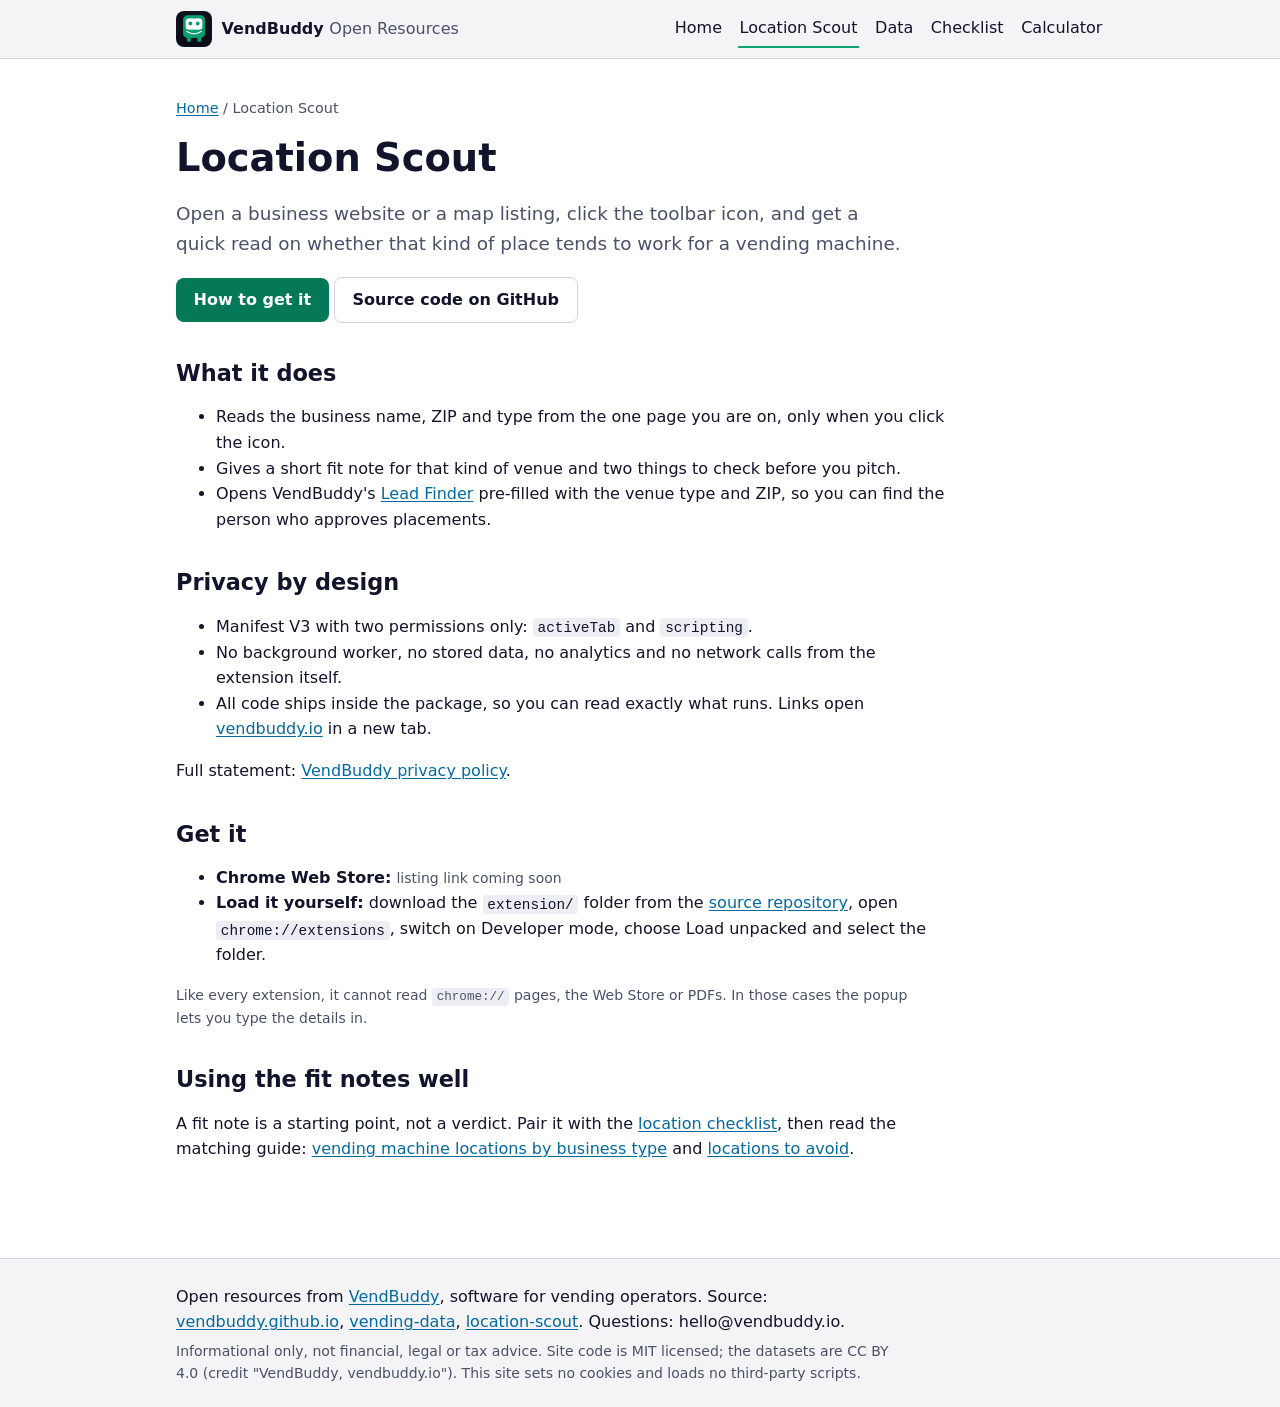
<file: location-scout/index.html>
<!doctype html>
<html lang="en">
<head>
<meta charset="utf-8">
<meta name="viewport" content="width=device-width,initial-scale=1">
<title>VendBuddy Location Scout: Chrome Extension for Vending Locations</title>
<meta name="description" content="Location Scout is an open-source Chrome extension that reads the business page you are viewing and says whether the venue tends to suit a vending machine.">
<link rel="canonical" href="https://vendbuddy.github.io/location-scout/">
<meta name="theme-color" content="#0ea371">
<meta property="og:type" content="website">
<meta property="og:site_name" content="VendBuddy Open Resources">
<meta property="og:title" content="VendBuddy Location Scout: Chrome Extension for Vending Locations">
<meta property="og:description" content="Location Scout is an open-source Chrome extension that reads the business page you are viewing and says whether the venue tends to suit a vending machine.">
<meta property="og:url" content="https://vendbuddy.github.io/location-scout/">
<meta property="og:image" content="https://vendbuddy.github.io/assets/icon-512.png">
<meta name="twitter:card" content="summary">
<link rel="icon" type="image/png" sizes="32x32" href="/assets/icon-32.png">
<link rel="apple-touch-icon" href="/assets/icon-512.png">
<link rel="stylesheet" href="/style.css">
</head>
<body class="">
<a class="skip" href="#main">Skip to content</a>
<header class="site">
<div class="wrap bar">
<a class="brand" href="/"><img src="/assets/icon-128.png" width="36" height="36" alt="" decoding="async"><span>VendBuddy <b>Open Resources</b></span></a>
<nav aria-label="Main"><a href="/">Home</a><a href="/location-scout/" aria-current="page">Location Scout</a><a href="/data/">Data</a><a href="/checklist/">Checklist</a><a href="/calculator/">Calculator</a></nav>
</div>
</header>
<main id="main" class="wrap">
<p class="crumbs"><a href="/">Home</a> / Location Scout</p>
<h1>Location Scout</h1>
<p class="lede">Open a business website or a map listing, click the toolbar icon, and get a quick read on whether that kind of place tends to work for a vending machine.</p>
<p><a class="btn" href="#install">How to get it</a> <a class="btn ghost" href="https://github.com/vendbuddy/location-scout">Source code on GitHub</a></p>
<h2>What it does</h2>
<ul>
<li>Reads the business name, ZIP and type from the one page you are on, only when you click the icon.</li>
<li>Gives a short fit note for that kind of venue and two things to check before you pitch.</li>
<li>Opens VendBuddy's <a href="https://vendbuddy.io/find-vending-machine-locations">Lead Finder</a> pre-filled with the venue type and ZIP, so you can find the person who approves placements.</li>
</ul>
<h2>Privacy by design</h2>
<ul>
<li>Manifest V3 with two permissions only: <code>activeTab</code> and <code>scripting</code>.</li>
<li>No background worker, no stored data, no analytics and no network calls from the extension itself.</li>
<li>All code ships inside the package, so you can read exactly what runs. Links open <a href="https://vendbuddy.io/">vendbuddy.io</a> in a new tab.</li>
</ul>
<p>Full statement: <a href="https://vendbuddy.io/privacy">VendBuddy privacy policy</a>.</p>
<h2 id="install">Get it</h2>
<ul>
<li><strong>Chrome Web Store:</strong> <!-- TODO: replace this span with the Chrome Web Store listing URL once published --><span class="small">listing link coming soon</span></li>
<li><strong>Load it yourself:</strong> download the <code>extension/</code> folder from the <a href="https://github.com/vendbuddy/location-scout">source repository</a>, open <code>chrome://extensions</code>, switch on Developer mode, choose Load unpacked and select the folder.</li>
</ul>
<p class="small">Like every extension, it cannot read <code>chrome://</code> pages, the Web Store or PDFs. In those cases the popup lets you type the details in.</p>
<h2>Using the fit notes well</h2>
<p>A fit note is a starting point, not a verdict. Pair it with the <a href="/checklist/">location checklist</a>, then read the matching guide: <a href="https://vendbuddy.io/blog/vending-machine-locations-by-business-type">vending machine locations by business type</a> and <a href="https://vendbuddy.io/blog/worst-vending-machine-locations">locations to avoid</a>.</p>

</main>
<footer class="site">
<div class="wrap">
<p>Open resources from <a href="https://vendbuddy.io/">VendBuddy</a>, software for vending operators. Source: <a href="https://github.com/vendbuddy/vendbuddy.github.io">vendbuddy.github.io</a>, <a href="https://github.com/vendbuddy/vending-data">vending-data</a>, <a href="https://github.com/vendbuddy/location-scout">location-scout</a>. Questions: hello@vendbuddy.io.</p>
<p class="small">Informational only, not financial, legal or tax advice. Site code is MIT licensed; the datasets are CC BY 4.0 (credit &quot;VendBuddy, vendbuddy.io&quot;). This site sets no cookies and loads no third-party scripts.</p>
</div>
</footer>
</body>
</html>
</file>
<file: style.css>
:root{--bg:#ffffff;--s1:#f4f4f6;--s2:#eceef3;--line:#d3d6e0;--tx:#12142b;--tx2:#4a5168;--accent:#047857;--accent-ink:#ffffff;--brand:#0ea371;--blue:#0369a1;--gold:#a16207;--bar:#047857;--bar2:#0369a1;--track:#e2e3e9;color-scheme:light dark}
@media (prefers-color-scheme:dark){:root{--bg:#0a0e1a;--s1:#111520;--s2:#1a2030;--line:#2a3350;--tx:#eef2fb;--tx2:#aab4cc;--accent:#34d399;--accent-ink:#04120c;--blue:#7cc4f0;--gold:#e8b44c;--bar:#34d399;--bar2:#7cc4f0;--track:#1e2840}}
*{box-sizing:border-box}
html{-webkit-text-size-adjust:100%}
body{margin:0;background:var(--bg);color:var(--tx);font:16px/1.6 system-ui,-apple-system,"Segoe UI",Roboto,Helvetica,Arial,sans-serif}
.wrap{max-width:60rem;margin:0 auto;padding-inline:1rem}
main.wrap{padding-block:1.5rem 3rem}
a{color:var(--blue);text-underline-offset:2px}
a:hover{text-decoration-thickness:2px}
:focus-visible{outline:3px solid var(--brand);outline-offset:2px;border-radius:3px}
.skip{position:absolute;left:-999px;top:0;background:var(--accent);color:var(--accent-ink);padding:.5rem 1rem;z-index:10}
.skip:focus{left:0}
header.site{border-bottom:1px solid var(--line);background:var(--s1)}
.bar{display:flex;flex-wrap:wrap;align-items:center;justify-content:space-between;gap:.5rem 1.25rem;padding-block:.6rem}
.brand{display:flex;align-items:center;gap:.6rem;color:var(--tx);text-decoration:none;font-weight:700}
.brand img{border-radius:8px;display:block}
.brand b{font-weight:500;color:var(--tx2)}
nav{display:flex;flex-wrap:wrap;gap:.25rem .9rem}
nav a{color:var(--tx);text-decoration:none;padding:.35rem .1rem;border-bottom:2px solid transparent}
nav a:hover,nav a[aria-current]{border-bottom-color:var(--brand)}
h1{font-size:clamp(1.7rem,5vw,2.4rem);line-height:1.2;margin:.5rem 0 .75rem}
h2{font-size:1.4rem;line-height:1.3;margin:2.25rem 0 .6rem}
h3{font-size:1.1rem;margin:1.5rem 0 .4rem}
p,li{max-width:46rem}
.lede{font-size:1.15rem;color:var(--tx2)}
.cards{display:grid;gap:1rem;grid-template-columns:repeat(auto-fit,minmax(15rem,1fr));margin:1.25rem 0;padding:0;list-style:none}
.card{border:1px solid var(--line);background:var(--s1);border-radius:12px;padding:1rem 1.1rem}
.card h3{margin:.1rem 0 .3rem}
.card p{margin:.2rem 0 .6rem}
.btn{display:inline-block;background:var(--accent);color:var(--accent-ink);padding:.6rem 1.1rem;border-radius:8px;text-decoration:none;font-weight:600;border:0;cursor:pointer;font:inherit;font-weight:600}
.btn:hover{filter:brightness(1.08)}
.btn.ghost{background:transparent;color:var(--tx);border:1px solid var(--line)}
.btn[aria-disabled=true]{opacity:.6;cursor:not-allowed}
.note{border-left:4px solid var(--gold);background:var(--s1);padding:.7rem 1rem;border-radius:0 8px 8px 0;margin:1.25rem 0}
.small{font-size:.875rem;color:var(--tx2)}
footer.site{border-top:1px solid var(--line);background:var(--s1);padding-block:1.25rem;margin-top:2rem}
footer.site p{margin:.3rem 0}
.crumbs{font-size:.9rem;color:var(--tx2)}
.stats{display:grid;gap:.75rem;grid-template-columns:repeat(auto-fit,minmax(11rem,1fr));margin:1rem 0;padding:0;list-style:none}
.stats li{border:1px solid var(--line);border-radius:10px;padding:.7rem .9rem;background:var(--s1)}
.stats b{display:block;font-size:1.5rem;color:var(--accent)}
figure{margin:1.25rem 0}
figcaption{font-size:.9rem;color:var(--tx2);margin-top:.35rem}
.chart{width:100%;max-width:34rem;height:auto;display:block}
.chart .lbl{font-size:13px;fill:var(--tx)}
.chart .val{font-size:13px;fill:var(--tx2);font-variant-numeric:tabular-nums}
.chart .track{fill:var(--track)}
.chart .bar{fill:var(--bar)}
.chart .bar2{fill:var(--bar2)}
.tablewrap{overflow-x:auto;margin:1rem 0}
table{border-collapse:collapse;width:100%;font-size:.95rem}
th,td{border-bottom:1px solid var(--line);padding:.45rem .6rem;text-align:left;vertical-align:top}
th{background:var(--s1)}
code{background:var(--s2);padding:.1rem .3rem;border-radius:4px;font-size:.9em}
fieldset{border:1px solid var(--line);border-radius:10px;margin:0 0 1rem;padding:.7rem 1rem}
legend{font-weight:600;padding:0 .4rem}
.opts{display:flex;flex-wrap:wrap;gap:.4rem 1.2rem}
.opts label{display:inline-flex;gap:.4rem;align-items:flex-start;max-width:100%}
.opts input{margin-top:.35rem}
.score{position:sticky;bottom:0;background:var(--bg);border-top:2px solid var(--brand);padding:.7rem 0;margin-top:1rem}
.score output{font-size:1.5rem;font-weight:700;color:var(--accent)}
.grid2{display:grid;gap:1rem;grid-template-columns:repeat(auto-fit,minmax(14rem,1fr))}
label.f{display:block;font-weight:600;margin-bottom:.2rem}
input[type=number]{width:100%;font:inherit;padding:.5rem .6rem;border:1px solid var(--line);border-radius:8px;background:var(--bg);color:var(--tx)}
.hint{font-weight:400;color:var(--tx2);font-size:.85rem;display:block}
.result{border:2px solid var(--brand);border-radius:12px;padding:1rem 1.2rem;margin:1.25rem 0;background:var(--s1)}
.result .big{font-size:2rem;font-weight:800;color:var(--accent);line-height:1.2}
@media print{header.site nav,.skip,.noprint,.btn,footer.site .small{display:none!important}
body{background:#fff;color:#000;font-size:11pt}
a{color:#000;text-decoration:none}
.score{position:static;border:0}
fieldset{break-inside:avoid;border-color:#999}
.card{break-inside:avoid}
header.site{background:none;border:0}
.print-url{display:block!important}}
.print-url{display:none}
</file>
